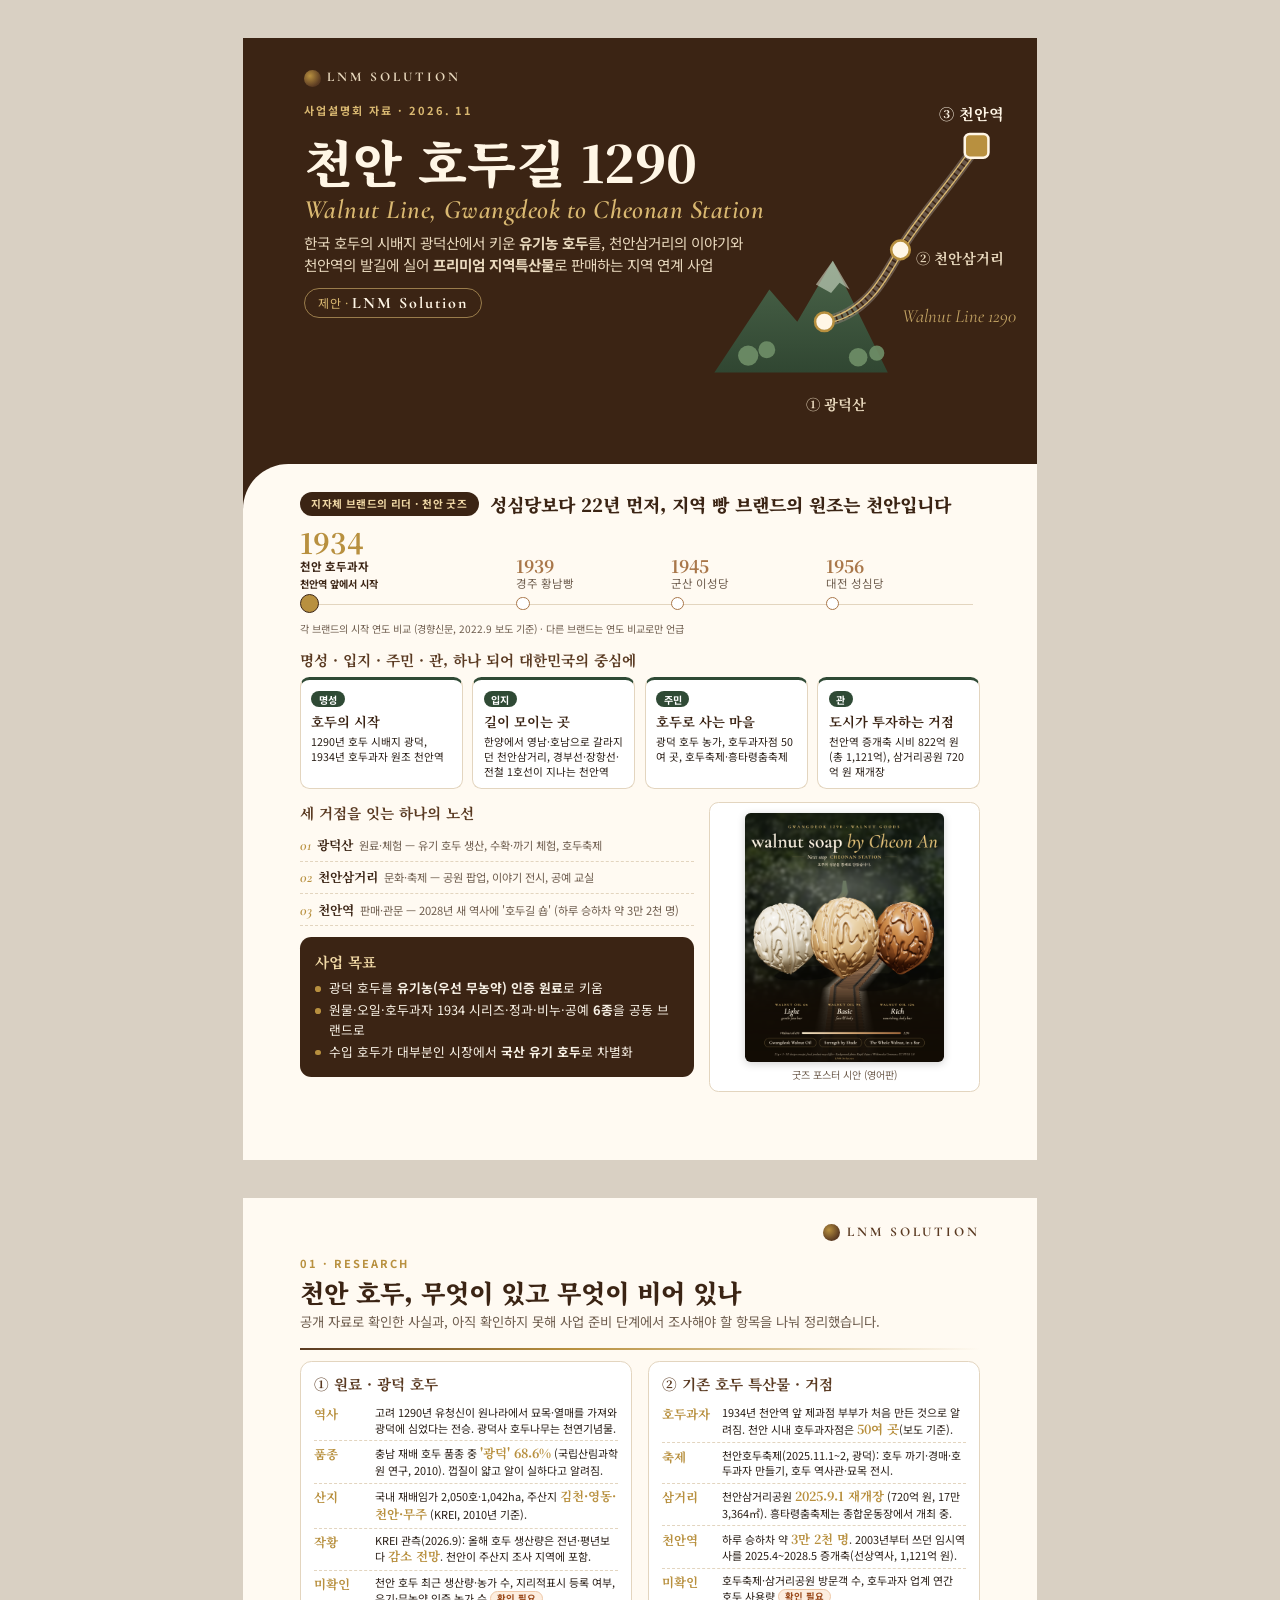
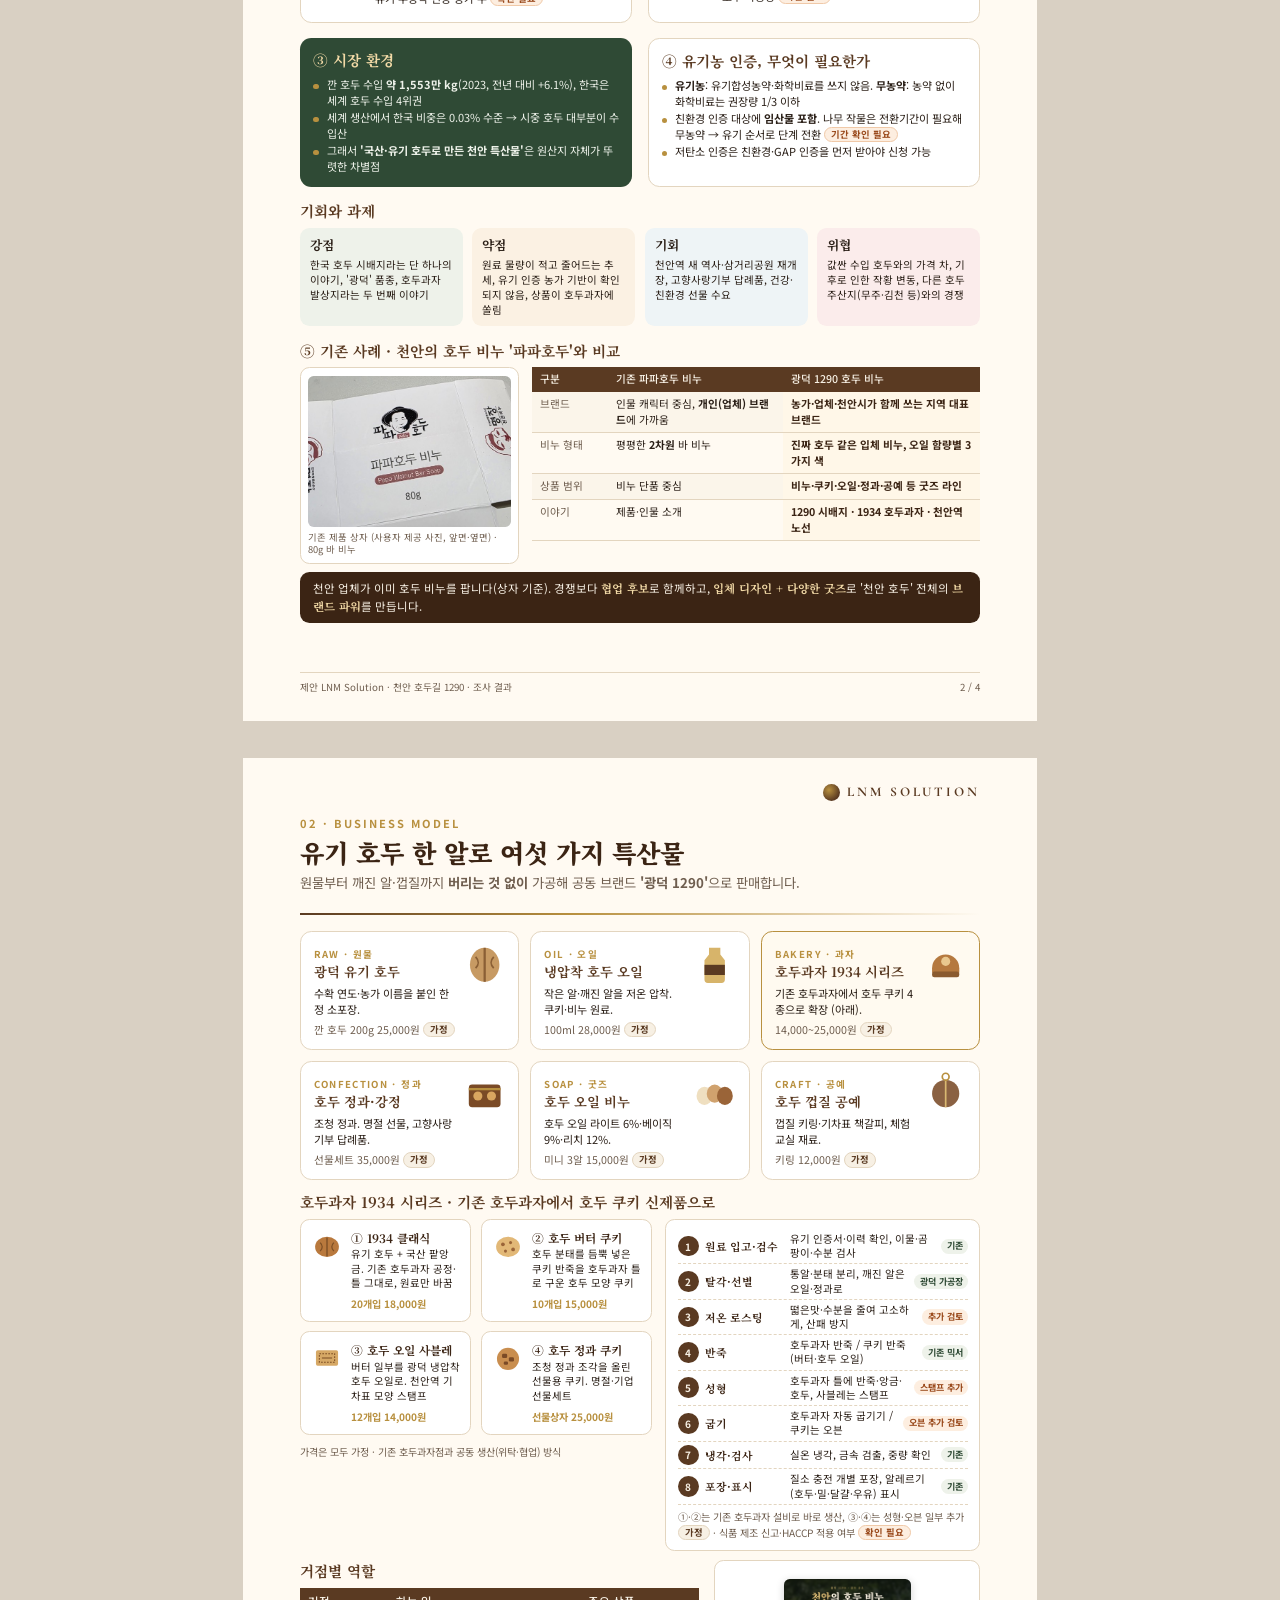
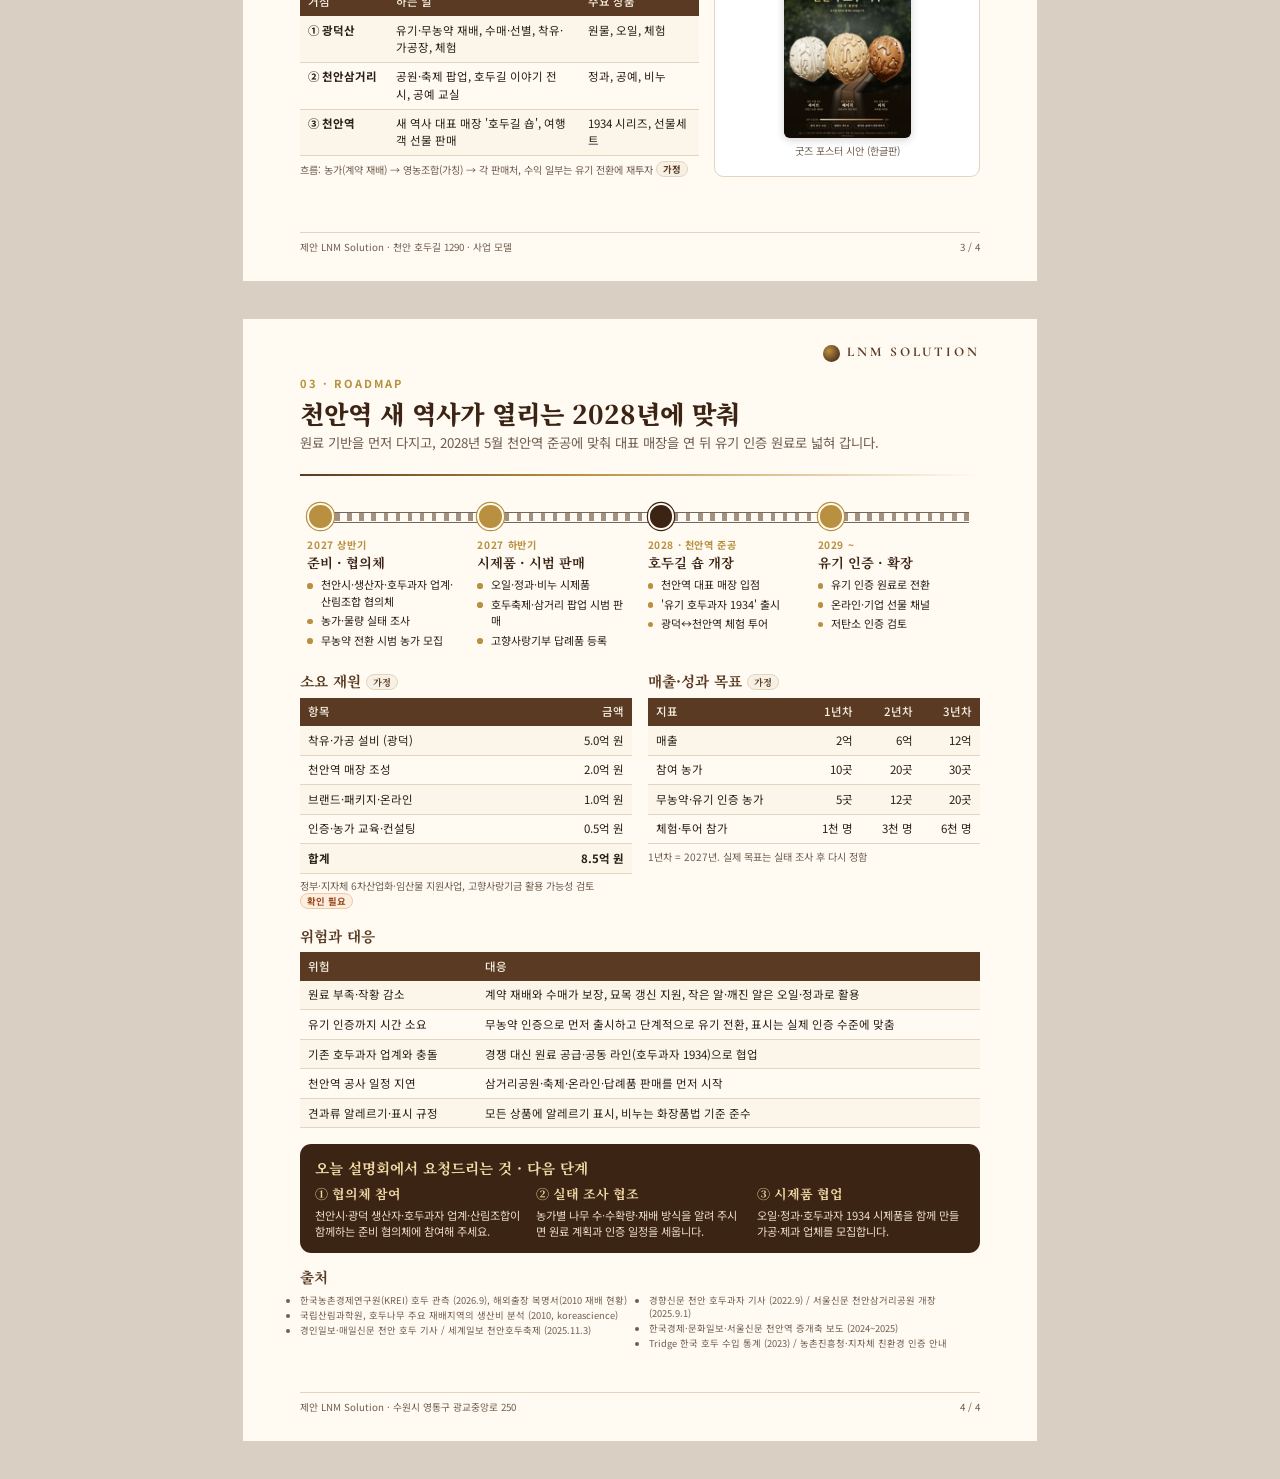
<file: walnut-soap/business-briefing.html>
<!doctype html>
<html lang="ko">
<head>
<meta charset="utf-8">
<meta name="viewport" content="width=device-width, initial-scale=1">
<title>천안 호두길 1290 사업설명회 · LNM Solution</title>
<link rel="preconnect" href="https://fonts.googleapis.com">
<link href="https://fonts.googleapis.com/css2?family=Noto+Serif+KR:wght@500;700;900&family=Noto+Sans+KR:wght@400;500;700&family=Cormorant+Garamond:ital,wght@0,600;1,600&display=swap" rel="stylesheet">
<style>
:root{
  --walnut:#5a3a22; --walnut-d:#3b2414; --shell:#a9774a; --cream:#f7f0e4; --paper:#fffaf2;
  --forest:#2f4a35; --sage:#8fa58a; --gold:#b8903f; --ink:#2a1f17; --muted:#6f5e4f; --line:#e3d5bf; --rail:#6d6862;
}
@page{size:A4;margin:0}
*{box-sizing:border-box;margin:0;padding:0}
html,body{background:#d9d0c3}
body{font-family:"Noto Sans KR","Malgun Gothic",sans-serif;color:var(--ink);font-size:9.6pt;line-height:1.5;-webkit-print-color-adjust:exact;print-color-adjust:exact}
.page{width:210mm;height:297mm;margin:10mm auto;background:var(--paper);position:relative;overflow:hidden;padding:15mm 15mm 16mm;display:flex;flex-direction:column}
@media print{html,body{background:none}.page{margin:0;page-break-after:always;break-after:page}.page:last-child{page-break-after:auto;break-after:auto}}
h1,h2,h3,.serif{font-family:"Noto Serif KR","Batang",serif}
.en{font-family:"Cormorant Garamond",serif}
.kicker{font-size:8.3pt;letter-spacing:.18em;color:var(--gold);font-weight:700}
h2{font-size:19pt;color:var(--walnut-d);line-height:1.25;margin:1.5mm 0 1mm;font-weight:900}
.lead{color:var(--muted);font-size:10pt;margin-bottom:3mm}
h3{font-size:11pt;color:var(--walnut);margin-bottom:1.5mm;font-weight:700}
.rule{height:2px;background:linear-gradient(90deg,var(--walnut),var(--gold) 40%,transparent);margin:2.5mm 0 4mm}
.foot{position:absolute;left:15mm;right:15mm;bottom:7mm;display:flex;justify-content:space-between;font-size:7.3pt;color:var(--muted);border-top:1px solid var(--line);padding-top:1.8mm}
.grid2{display:grid;grid-template-columns:1fr 1fr;gap:4mm}
.grid3{display:grid;grid-template-columns:repeat(3,1fr);gap:3.5mm}
.card{background:#fff;border:1px solid var(--line);border-radius:3mm;padding:3.5mm 4mm}
.card.dark{background:var(--walnut-d);color:var(--cream);border:none}
.card.forest{background:var(--forest);color:#eef2ea;border:none}
.card.dark h3,.card.forest h3{color:#f1d9a6}
ul.dot{list-style:none}
ul.dot li{padding-left:3.6mm;position:relative;margin-bottom:.8mm}
ul.dot li:before{content:"";position:absolute;left:0;top:.6em;width:1.5mm;height:1.5mm;border-radius:50%;background:var(--gold)}
table{width:100%;border-collapse:collapse;font-size:8.6pt}
th{background:var(--walnut);color:var(--cream);font-weight:500;text-align:left;padding:1.5mm 2.2mm}
td{padding:1.5mm 2.2mm;border-bottom:1px solid var(--line);vertical-align:top}
tr:nth-child(even) td{background:#fbf5ea}
td.r,th.r{text-align:right;white-space:nowrap}
.note{font-size:7.6pt;color:var(--muted)}
.chk{display:inline-block;font-size:7pt;padding:0 1.6mm;border-radius:8mm;background:#fdeee0;color:#9a4a1c;border:1px solid #f0c9a8;font-weight:700;vertical-align:1px}
.asm{display:inline-block;font-size:7pt;padding:0 1.6mm;border-radius:8mm;background:var(--cream);color:var(--walnut);border:1px solid var(--line);font-weight:700;vertical-align:1px}

/* 표지 */
.cover{padding:0;background:var(--walnut-d);color:var(--cream)}
.cover-top{padding:16mm 16mm 0;position:relative;z-index:2}
.cover .kicker{color:#d9b871}
.cover h1{font-size:38pt;line-height:1.08;font-weight:900;margin:4mm 0 2mm;color:#fff6e6}
.cover h1 .en{display:block;font-size:20pt;font-style:italic;font-weight:600;color:#d9b871;letter-spacing:.02em;margin-top:2mm}
.cover .sub{font-size:11pt;color:#e8d8bd;max-width:118mm}
.map{position:absolute;right:-2mm;top:8mm;width:94mm;z-index:1}
.cover-body{margin-top:auto;background:var(--paper);color:var(--ink);padding:7mm 15mm 18mm;position:relative;z-index:2;border-top-left-radius:12mm}
.stops{display:grid;grid-template-columns:repeat(3,1fr);gap:3.5mm;margin:2mm 0 4mm}
.stop{background:#fff;border:1px solid var(--line);border-radius:3mm;padding:3mm 3.5mm;border-top:3px solid var(--gold)}
.stop .no{font-family:"Cormorant Garamond",serif;font-style:italic;font-size:13pt;color:var(--gold);font-weight:600}
.stop b{display:block;font-family:"Noto Serif KR",serif;font-size:12.5pt;color:var(--walnut-d)}
.stop p{font-size:8.6pt;color:var(--muted);line-height:1.45}
.kpis{display:grid;grid-template-columns:repeat(4,1fr);gap:3mm;margin-bottom:4mm}
.kpis div{border-left:2px solid var(--gold);padding-left:2.6mm}
.kpis b{display:block;font-family:"Noto Serif KR",serif;font-size:15pt;color:var(--walnut);line-height:1.2}
.kpis span{font-size:8pt;color:var(--muted);line-height:1.4;display:block}

/* 조사 */
.fact{display:grid;grid-template-columns:20mm 1fr;gap:2.5mm;padding:1.6mm 0;border-bottom:1px dashed var(--line)}
.fact:last-child{border-bottom:none}
.fact b{font-family:"Noto Serif KR",serif;color:var(--gold);font-size:10.5pt}
.fact p{font-size:8.8pt}
.swot{display:grid;grid-template-columns:repeat(4,1fr);gap:2.5mm}
.swot div{border-radius:2.5mm;padding:2.2mm 2.6mm;font-size:7.9pt;line-height:1.42}
.cmp{display:grid;grid-template-columns:58mm 1fr;gap:3.5mm;align-items:stretch}
.cmp .ph{background:#fff;border:1px solid var(--line);border-radius:2.5mm;padding:2mm;display:flex;flex-direction:column}
.cmp .ph img{width:100%;height:40mm;object-fit:cover;border-radius:1.5mm;display:block}
.cmp .ph .note{margin-top:1mm;font-size:7pt;line-height:1.35}
.cmp table{font-size:8pt}
.cmp th,.cmp td{padding:1.1mm 2mm}
.cmp td:first-child{white-space:nowrap;color:var(--muted)}
.cmp td.us{color:var(--walnut-d);font-weight:700;background:#fff7e8}
.power{margin-top:2mm;background:var(--walnut-d);color:var(--cream);border-radius:2.5mm;padding:2.2mm 3.5mm;font-size:8.6pt}
.power b{color:#f1d9a6;font-family:"Noto Serif KR",serif}
.swot h4{font-family:"Noto Serif KR",serif;font-size:9.6pt;margin-bottom:1mm}
.s1{background:#eef2ea}.s2{background:#fbf1e3}.s3{background:#eef4f6}.s4{background:#fbeceb}

/* 상품 */
.prod{display:grid;grid-template-columns:repeat(3,1fr);gap:3mm}
.prod .card{padding:3mm 3.4mm}
.prod .ico{width:12mm;height:12mm;float:right;margin:-0.5mm -0.5mm 1mm 2mm}
.prod h3{font-size:10pt;margin-bottom:.8mm}
.prod .lb{font-size:7.2pt;letter-spacing:.14em;color:var(--gold);font-weight:700}
.prod p{font-size:8.3pt;color:var(--ink);line-height:1.45;clear:none}
.prod .pr{margin-top:1.2mm;font-size:8pt;color:var(--muted)}
.flow{display:flex;align-items:stretch;gap:0;margin-top:1mm}
.flow .n{flex:1;background:#fff;border:1px solid var(--line);border-radius:2.5mm;padding:2.4mm 2.6mm;font-size:8.2pt;line-height:1.4}
.flow .n b{display:block;font-family:"Noto Serif KR",serif;color:var(--walnut-d);font-size:9.4pt}
.flow .a{width:7mm;display:flex;align-items:center;justify-content:center;color:var(--gold);font-size:13pt;font-weight:700}

/* 로드맵 */
.road{display:grid;grid-template-columns:repeat(4,1fr);gap:0;position:relative;margin:1mm 0 1mm}
.road:before{content:"";position:absolute;left:3mm;right:3mm;top:4.6mm;height:2.4mm;background:repeating-linear-gradient(90deg,var(--walnut) 0 1.2mm,transparent 1.2mm 3.2mm);opacity:.55}
.road:after{content:"";position:absolute;left:3mm;right:3mm;top:4.6mm;height:2.4mm;border-top:1.2px solid var(--rail);border-bottom:1.2px solid var(--rail)}
.road div{padding:0 2mm;position:relative;z-index:1}
.road .dotp{display:block;width:7mm;height:7mm;border-radius:50%;background:var(--gold);border:2px solid var(--paper);box-shadow:0 0 0 1.2px var(--gold);margin:2.3mm 0 2mm 0}
.road .dotp.big{background:var(--walnut-d);box-shadow:0 0 0 1.2px var(--walnut-d)}
.road b{display:block;font-family:"Noto Serif KR",serif;font-size:10pt;color:var(--walnut-d)}
.road small{display:block;font-size:7.6pt;color:var(--gold);font-weight:700;letter-spacing:.06em}
.road ul{font-size:8.2pt;margin-top:1mm}
.gain{display:grid;grid-template-columns:repeat(4,1fr);gap:3mm}
.gain div{background:#fff;border:1px solid var(--line);border-left:3px solid var(--forest);border-radius:2.5mm;padding:2.6mm 3mm}
.gain b{display:block;font-family:"Noto Serif KR",serif;color:var(--forest);font-size:9.6pt;margin-bottom:.6mm}
.gain p{font-size:8.2pt;line-height:1.45}
.course{margin-top:3.5mm;background:var(--cream);border:1px dashed var(--shell);border-radius:2.5mm;padding:2.6mm 3.5mm;font-size:8.6pt;line-height:1.6}
.course .en{font-style:italic;font-weight:600;color:var(--gold);font-size:11pt;margin-right:2mm}
.course b{color:var(--walnut-d)}
.course i{font-style:normal;color:var(--gold);font-weight:700;margin:0 1mm}
.ask .grid3 b{display:block;font-family:"Noto Serif KR",serif;color:#f1d9a6;font-size:9.8pt;margin-bottom:.8mm}
.ask .grid3 p{font-size:8.4pt;color:#eadcc4;line-height:1.45}
.prod .card.hl{border:1.5px solid var(--gold);background:#fffaf0}
.series{display:grid;grid-template-columns:1.12fr 1fr;gap:3.5mm}
.skus{display:grid;grid-template-columns:1fr 1fr;gap:2.5mm;align-content:start}
.sku2{display:grid;grid-template-columns:9mm 1fr;gap:1.8mm;background:#fff;border:1px solid var(--line);border-radius:2.5mm;padding:2.3mm 2.5mm}
.sku2 svg{width:9mm;height:9mm}
.sku2 b{display:block;font-family:"Noto Serif KR",serif;font-size:8.8pt;white-space:nowrap;color:var(--walnut-d)}
.sku2 p{font-size:7.8pt;line-height:1.4;margin:.3mm 0 .6mm}
.sku2 span{font-size:7.6pt;color:var(--gold);font-weight:700}
.proc{background:#fff;border:1px solid var(--line);border-radius:2.5mm;padding:2.4mm 3mm}
.step{display:grid;grid-template-columns:5.5mm 21mm 1fr auto;gap:1.6mm;align-items:center;padding:.8mm 0;border-bottom:1px dashed var(--line);font-size:7.9pt}
.step i{font-style:normal;width:5.5mm;height:5.5mm;border-radius:50%;background:var(--walnut);color:var(--cream);display:flex;align-items:center;justify-content:center;font-size:7.5pt;font-weight:700}
.step b{font-family:"Noto Serif KR",serif;color:var(--walnut-d);font-size:8.2pt;white-space:nowrap}
.step p{line-height:1.35}
.step em{font-style:normal;font-size:6.8pt;padding:.2mm 1.4mm;border-radius:6mm;background:#eef2ea;color:var(--forest);font-weight:700;white-space:nowrap}
.step em.add{background:#fdeee0;color:#9a4a1c}
.proc .note{margin-top:1.4mm;line-height:1.45}
.posterbox{background:#fff;border:1px solid var(--line);border-radius:2.5mm;padding:2.5mm;display:flex;flex-direction:column;align-items:center;justify-content:center}
.posterbox img{height:42mm;width:auto;border-radius:1.5mm;display:block;box-shadow:0 2px 8px rgba(0,0,0,.18)}
.posterbox .note{margin-top:1.2mm}
.posterbox.cv img{height:66mm}
.brand{position:absolute;top:6.5mm;right:15mm;font-family:"Cormorant Garamond",serif;font-weight:700;font-size:10pt;letter-spacing:.22em;color:var(--walnut);display:flex;align-items:center;gap:1.8mm;z-index:3}
.brand:before{content:"";width:4.5mm;height:4.5mm;border-radius:50%;background:radial-gradient(circle at 35% 35%,var(--gold),var(--walnut) 70%)}
.cover .brand{color:#e8d8bd;left:16mm;right:auto;top:8mm}
.cover-top{padding-top:17mm}
.lnm-by{display:inline-block;margin-top:3mm;font-size:9pt;color:#d9b871;letter-spacing:.06em;border:1px solid rgba(217,184,113,.6);border-radius:8mm;padding:.6mm 3.5mm}
.lnm-by b{font-family:"Cormorant Garamond",serif;font-size:12pt;color:#fff6e6;letter-spacing:.12em}
.leader{display:flex;align-items:center;gap:3mm;margin-bottom:2.5mm}
.leader .badge{flex:none;background:var(--walnut-d);color:#f1d9a6;font-size:8pt;font-weight:700;padding:1mm 3mm;border-radius:8mm;letter-spacing:.04em}
.leader .big{font-size:13.5pt;color:var(--walnut-d);margin:0;font-weight:900}
.tl{display:grid;grid-template-columns:1.4fr 1fr 1fr 1fr;position:relative;align-items:end}
.tl:before{content:"";position:absolute;left:2mm;right:2mm;bottom:3.2mm;height:1.2px;background:var(--line)}
.tl div{position:relative;padding-bottom:6.5mm;font-size:8.6pt;color:var(--muted)}
.tl div:after{content:"";position:absolute;left:0;bottom:1.8mm;width:3mm;height:3mm;border-radius:50%;background:#fff;border:1.2px solid var(--shell)}
.tl b{display:block;font-family:"Noto Serif KR",serif;font-size:13pt;color:var(--shell);line-height:1.1}
.tl small{font-size:7.6pt}
.tl .on{color:var(--walnut-d);font-weight:700}
.tl .on b{font-size:21pt;color:var(--gold)}
.tl .on:after{width:4.5mm;height:4.5mm;bottom:1.1mm;background:var(--gold);border-color:var(--walnut-d)}
.pillars{display:grid;grid-template-columns:repeat(4,1fr);gap:2.5mm;margin-bottom:3.5mm}
.pillars div{background:#fff;border:1px solid var(--line);border-top:3px solid var(--forest);border-radius:2.5mm;padding:2.4mm 2.8mm}
.pillars em{font-style:normal;font-size:7.5pt;font-weight:700;color:#fff;background:var(--forest);border-radius:6mm;padding:.2mm 2mm}
.pillars b{display:block;font-family:"Noto Serif KR",serif;color:var(--walnut-d);font-size:10pt;margin:1mm 0 .5mm}
.pillars p{font-size:8pt;line-height:1.42;color:var(--ink)}
.goalrow{grid-template-columns:1.45fr 1fr;gap:4mm}
.stops2 div{font-size:8.4pt;padding:1.2mm 0;border-bottom:1px dashed var(--line);color:var(--muted)}
.stops2 b{font-family:"Noto Serif KR",serif;color:var(--walnut-d);font-size:9.6pt;margin-right:1mm}
.stops2 .no{font-family:"Cormorant Garamond",serif;font-style:italic;font-weight:600;color:var(--gold);font-size:11pt;margin-right:1.5mm}

.p2 .fact{grid-template-columns:14mm 1fr;gap:2mm;padding:1.1mm 0}
.p2 .fact b{font-size:9.4pt}
.p2 .fact p{font-size:8.2pt;line-height:1.42}
.p2 .card{padding:3mm 3.5mm}
.p2 ul.dot li{font-size:8.3pt;line-height:1.42;margin-bottom:.4mm}
.p2 .lead{margin-bottom:2mm}
.p2 .rule{margin:2mm 0 3mm}
.src{font-size:7pt;color:var(--muted);line-height:1.45;columns:2;column-gap:5mm}
.src li{margin-bottom:.4mm;break-inside:avoid}
</style>
</head>
<body>

<!-- ===================== 1. 사업 개요 ===================== -->
<section class="page cover">
  <div class="brand">LNM SOLUTION</div>
  <svg class="map" viewBox="0 0 420 420" aria-hidden="true">
    <defs>
      <linearGradient id="mt" x1="0" y1="0" x2="0" y2="1"><stop offset="0" stop-color="#4c6b4f"/><stop offset="1" stop-color="#2f4a35"/></linearGradient>
    </defs>
    <!-- 광덕산 -->
    <path d="M30 360 L95 262 L128 300 L170 228 L235 360 Z" fill="url(#mt)" opacity=".9"/>
    <path d="M150 256 L170 228 L190 262 L178 254 L168 266 Z" fill="#dfe9d6" opacity=".55"/>
    <g fill="#6f8f68" opacity=".9"><circle cx="70" cy="340" r="12"/><circle cx="92" cy="333" r="10"/><circle cx="200" cy="342" r="11"/><circle cx="222" cy="337" r="9"/></g>
    <!-- 기찻길 노선: 광덕산 → 천안삼거리 → 천안역 -->
    <path id="line" d="M160 300 C 210 290, 230 250, 250 215 S 300 150, 340 92" fill="none" stroke="#8a7f74" stroke-width="13" stroke-linecap="round" opacity=".55"/>
    <path d="M160 300 C 210 290, 230 250, 250 215 S 300 150, 340 92" fill="none" stroke="#3b2414" stroke-width="9" stroke-dasharray="2 5" stroke-linecap="butt"/>
    <path d="M160 300 C 210 290, 230 250, 250 215 S 300 150, 340 92" fill="none" stroke="#d9b871" stroke-width="1.6" transform="translate(-3,-2)"/>
    <path d="M160 300 C 210 290, 230 250, 250 215 S 300 150, 340 92" fill="none" stroke="#d9b871" stroke-width="1.6" transform="translate(3,2)"/>
    <!-- 거점 -->
    <g font-family="Noto Serif KR, serif" font-weight="700">
      <circle cx="160" cy="300" r="11" fill="#fff6e6" stroke="#b8903f" stroke-width="3"/>
      <text x="138" y="404" fill="#e8d8bd" font-size="17">① 광덕산</text>
      <circle cx="250" cy="215" r="11" fill="#fff6e6" stroke="#b8903f" stroke-width="3"/>
      <text x="268" y="232" fill="#e8d8bd" font-size="17">② 천안삼거리</text>
      <rect x="326" y="78" width="28" height="28" rx="6" fill="#b8903f" stroke="#fff6e6" stroke-width="3"/>
      <text x="296" y="62" fill="#fff6e6" font-size="18">③ 천안역</text>
    </g>
    <text x="252" y="300" fill="#d9b871" font-family="Cormorant Garamond, serif" font-style="italic" font-size="22" opacity=".85">Walnut Line 1290</text>
  </svg>
  <div class="cover-top">
    <div class="kicker">사업설명회 자료 · 2026. 11</div>
    <h1>천안 호두길 1290<span class="en">Walnut Line, Gwangdeok to Cheonan Station</span></h1>
    <p class="sub">한국 호두의 시배지 광덕산에서 키운 <b>유기농 호두</b>를, 천안삼거리의 이야기와 천안역의 발길에 실어 <b>프리미엄 지역특산물</b>로 판매하는 지역 연계 사업</p>
    <div class="lnm-by">제안 · <b>LNM Solution</b></div>
  </div>
  <div class="cover-body">
    <div class="leader">
      <span class="badge">지자체 브랜드의 리더 · 천안 굿즈</span>
      <h3 class="big">성심당보다 22년 먼저, 지역 빵 브랜드의 원조는 천안입니다</h3>
    </div>
    <div class="tl">
      <div class="on"><b>1934</b><span>천안 호두과자<br><small>천안역 앞에서 시작</small></span></div>
      <div><b>1939</b><span>경주 황남빵</span></div>
      <div><b>1945</b><span>군산 이성당</span></div>
      <div><b>1956</b><span>대전 성심당</span></div>
    </div>
    <p class="note" style="margin:1mm 0 3.5mm">각 브랜드의 시작 연도 비교 (경향신문, 2022.9 보도 기준) · 다른 브랜드는 연도 비교로만 언급</p>

    <h3>명성 · 입지 · 주민 · 관, 하나 되어 대한민국의 중심에</h3>
    <div class="pillars">
      <div><em>명성</em><b>호두의 시작</b><p>1290년 호두 시배지 광덕, 1934년 호두과자 원조 천안역</p></div>
      <div><em>입지</em><b>길이 모이는 곳</b><p>한양에서 영남·호남으로 갈라지던 천안삼거리, 경부선·장항선·전철 1호선이 지나는 천안역</p></div>
      <div><em>주민</em><b>호두로 사는 마을</b><p>광덕 호두 농가, 호두과자점 50여 곳, 호두축제·흥타령춤축제</p></div>
      <div><em>관</em><b>도시가 투자하는 거점</b><p>천안역 증개축 시비 822억 원(총 1,121억), 삼거리공원 720억 원 재개장</p></div>
    </div>

    <div class="grid2 goalrow">
      <div>
        <h3>세 거점을 잇는 하나의 노선</h3>
        <div class="stops2">
          <div><span class="no">01</span><b>광덕산</b> 원료·체험 — 유기 호두 생산, 수확·까기 체험, 호두축제</div>
          <div><span class="no">02</span><b>천안삼거리</b> 문화·축제 — 공원 팝업, 이야기 전시, 공예 교실</div>
          <div><span class="no">03</span><b>천안역</b> 판매·관문 — 2028년 새 역사에 '호두길 숍' (하루 승하차 약 3만 2천 명)</div>
        </div>
        <div class="card dark" style="margin-top:3mm">
          <h3>사업 목표</h3>
          <ul class="dot">
            <li>광덕 호두를 <b>유기농(우선 무농약) 인증 원료</b>로 키움</li>
            <li>원물·오일·호두과자 1934 시리즈·정과·비누·공예 <b>6종</b>을 공동 브랜드로</li>
            <li>수입 호두가 대부분인 시장에서 <b>국산 유기 호두</b>로 차별화</li>
          </ul>
        </div>
      </div>
      <div class="posterbox cv">
        <img src="walnut-3d-cheonan-en.png" alt="walnut soap by Cheon An 포스터 영어판">
        <p class="note">굿즈 포스터 시안 (영어판)</p>
      </div>
    </div>
  </div>
  <div class="foot" style="color:#8a7863;border-color:#e3d5bf"><span>제안 LNM Solution · 천안 호두길 1290 · 사업설명회</span><span>1 / 4</span></div>
</section>

<!-- ===================== 2. 조사 결과 ===================== -->
<section class="page p2">
  <div class="brand">LNM SOLUTION</div>
  <div class="kicker">01 · RESEARCH</div>
  <h2>천안 호두, 무엇이 있고 무엇이 비어 있나</h2>
  <p class="lead">공개 자료로 확인한 사실과, 아직 확인하지 못해 사업 준비 단계에서 조사해야 할 항목을 나눠 정리했습니다.</p>
  <div class="rule"></div>

  <div class="grid2">
    <div class="card">
      <h3>① 원료 · 광덕 호두</h3>
      <div class="fact"><b>역사</b><p>고려 1290년 유청신이 원나라에서 묘목·열매를 가져와 광덕에 심었다는 전승. 광덕사 호두나무는 천연기념물.</p></div>
      <div class="fact"><b>품종</b><p>충남 재배 호두 품종 중 <b>'광덕' 68.6%</b> (국립산림과학원 연구, 2010). 껍질이 얇고 알이 실하다고 알려짐.</p></div>
      <div class="fact"><b>산지</b><p>국내 재배임가 2,050호·1,042ha, 주산지 <b>김천·영동·천안·무주</b> (KREI, 2010년 기준).</p></div>
      <div class="fact"><b>작황</b><p>KREI 관측(2026.9): 올해 호두 생산량은 전년·평년보다 <b>감소 전망</b>. 천안이 주산지 조사 지역에 포함.</p></div>
      <div class="fact"><b>미확인</b><p>천안 호두 최근 생산량·농가 수, 지리적표시 등록 여부, 유기·무농약 인증 농가 수 <span class="chk">확인 필요</span></p></div>
    </div>
    <div class="card">
      <h3>② 기존 호두 특산물 · 거점</h3>
      <div class="fact"><b>호두과자</b><p>1934년 천안역 앞 제과점 부부가 처음 만든 것으로 알려짐. 천안 시내 호두과자점은 <b>50여 곳</b>(보도 기준).</p></div>
      <div class="fact"><b>축제</b><p>천안호두축제(2025.11.1~2, 광덕): 호두 까기·경매·호두과자 만들기, 호두 역사관·묘목 전시.</p></div>
      <div class="fact"><b>삼거리</b><p>천안삼거리공원 <b>2025.9.1 재개장</b> (720억 원, 17만 3,364㎡). 흥타령춤축제는 종합운동장에서 개최 중.</p></div>
      <div class="fact"><b>천안역</b><p>하루 승하차 약 <b>3만 2천 명</b>. 2003년부터 쓰던 임시역사를 2025.4~2028.5 증개축(선상역사, 1,121억 원).</p></div>
      <div class="fact"><b>미확인</b><p>호두축제·삼거리공원 방문객 수, 호두과자 업계 연간 호두 사용량 <span class="chk">확인 필요</span></p></div>
    </div>
  </div>

  <div class="grid2" style="margin-top:4mm">
    <div class="card forest">
      <h3>③ 시장 환경</h3>
      <ul class="dot">
        <li>깐 호두 수입 <b>약 1,553만 kg</b>(2023, 전년 대비 +6.1%), 한국은 세계 호두 수입 4위권</li>
        <li>세계 생산에서 한국 비중은 0.03% 수준 → 시중 호두 대부분이 수입산</li>
        <li>그래서 <b>'국산·유기 호두로 만든 천안 특산물'</b>은 원산지 자체가 뚜렷한 차별점</li>
      </ul>
    </div>
    <div class="card">
      <h3>④ 유기농 인증, 무엇이 필요한가</h3>
      <ul class="dot">
        <li><b>유기농</b>: 유기합성농약·화학비료를 쓰지 않음. <b>무농약</b>: 농약 없이 화학비료는 권장량 1/3 이하</li>
        <li>친환경 인증 대상에 <b>임산물 포함</b>. 나무 작물은 전환기간이 필요해 무농약 → 유기 순서로 단계 전환 <span class="chk">기간 확인 필요</span></li>
        <li>저탄소 인증은 친환경·GAP 인증을 먼저 받아야 신청 가능</li>
      </ul>
    </div>
  </div>

  <h3 style="margin-top:3.5mm">기회와 과제</h3>
  <div class="swot">
    <div class="s1"><h4>강점</h4>한국 호두 시배지라는 단 하나의 이야기, '광덕' 품종, 호두과자 발상지라는 두 번째 이야기</div>
    <div class="s2"><h4>약점</h4>원료 물량이 적고 줄어드는 추세, 유기 인증 농가 기반이 확인되지 않음, 상품이 호두과자에 쏠림</div>
    <div class="s3"><h4>기회</h4>천안역 새 역사·삼거리공원 재개장, 고향사랑기부 답례품, 건강·친환경 선물 수요</div>
    <div class="s4"><h4>위협</h4>값싼 수입 호두와의 가격 차, 기후로 인한 작황 변동, 다른 호두 주산지(무주·김천 등)와의 경쟁</div>
  </div>

  <h3 style="margin-top:3.5mm">⑤ 기존 사례 · 천안의 호두 비누 '파파호두'와 비교</h3>
  <div class="cmp">
    <div class="ph">
      <img src="photos/papa-walnut-box.jpg" alt="파파호두 비누 상자 앞면">
      <p class="note">기존 제품 상자 (사용자 제공 사진, 앞면·옆면) · 80g 바 비누</p>
    </div>
    <div>
      <table>
        <tr><th style="width:17%">구분</th><th>기존 파파호두 비누</th><th style="width:44%">광덕 1290 호두 비누</th></tr>
        <tr><td>브랜드</td><td>인물 캐릭터 중심, <b>개인(업체) 브랜드</b>에 가까움</td><td class="us">농가·업체·천안시가 함께 쓰는 <b>지역 대표 브랜드</b></td></tr>
        <tr><td>비누 형태</td><td>평평한 <b>2차원</b> 바 비누</td><td class="us">진짜 호두 같은 <b>입체</b> 비누, 오일 함량별 3가지 색</td></tr>
        <tr><td>상품 범위</td><td>비누 단품 중심</td><td class="us">비누·쿠키·오일·정과·공예 등 <b>굿즈 라인</b></td></tr>
        <tr><td>이야기</td><td>제품·인물 소개</td><td class="us">1290 시배지 · 1934 호두과자 · 천안역 노선</td></tr>
      </table>
    </div>
  </div>
  <div class="power">천안 업체가 이미 호두 비누를 팝니다(상자 기준). 경쟁보다 <b>협업 후보</b>로 함께하고, <b>입체 디자인 + 다양한 굿즈</b>로 '천안 호두' 전체의 <b>브랜드 파워</b>를 만듭니다.</div>
  <div class="foot"><span>제안 LNM Solution · 천안 호두길 1290 · 조사 결과</span><span>2 / 4</span></div>
</section>

<!-- ===================== 3. 사업 모델 ===================== -->
<section class="page">
  <div class="brand">LNM SOLUTION</div>
  <div class="kicker">02 · BUSINESS MODEL</div>
  <h2>유기 호두 한 알로 여섯 가지 특산물</h2>
  <p class="lead">원물부터 깨진 알·껍질까지 <b>버리는 것 없이</b> 가공해 공동 브랜드 <b>'광덕 1290'</b>으로 판매합니다.</p>
  <div class="rule"></div>

  <div class="prod">
    <div class="card"><svg class="ico" viewBox="0 0 40 40"><ellipse cx="20" cy="21" rx="13" ry="15" fill="#c79a63"/><path d="M20 6v30" stroke="#8a5f35" stroke-width="2"/><path d="M12 14c3 3 3 7 0 10M28 14c-3 3-3 7 0 10" stroke="#8a5f35" stroke-width="1.6" fill="none"/></svg>
      <span class="lb">RAW · 원물</span><h3>광덕 유기 호두</h3><p>수확 연도·농가 이름을 붙인 한정 소포장.</p><p class="pr">깐 호두 200g 25,000원 <span class="asm">가정</span></p></div>
    <div class="card"><svg class="ico" viewBox="0 0 40 40"><path d="M15 6h10v6l4 5v17a3 3 0 0 1-3 3H14a3 3 0 0 1-3-3V17l4-5z" fill="#d7b46a"/><rect x="11" y="21" width="18" height="9" fill="#5a3a22"/></svg>
      <span class="lb">OIL · 오일</span><h3>냉압착 호두 오일</h3><p>작은 알·깨진 알을 저온 압착. 쿠키·비누 원료.</p><p class="pr">100ml 28,000원 <span class="asm">가정</span></p></div>
    <div class="card hl"><svg class="ico" viewBox="0 0 40 40"><path d="M8 24a12 12 0 0 1 24 0v4H8z" fill="#b5793f"/><circle cx="20" cy="18" r="4" fill="#e9c88f"/><rect x="8" y="27" width="24" height="5" rx="2" fill="#8a5a2f"/></svg>
      <span class="lb">BAKERY · 과자</span><h3>호두과자 1934 시리즈</h3><p>기존 호두과자에서 호두 쿠키 4종으로 확장 (아래).</p><p class="pr">14,000~25,000원 <span class="asm">가정</span></p></div>
    <div class="card"><svg class="ico" viewBox="0 0 40 40"><rect x="6" y="12" width="28" height="20" rx="3" fill="#7a4a26"/><circle cx="14" cy="22" r="4" fill="#d9a660"/><circle cx="26" cy="22" r="4" fill="#d9a660"/><rect x="6" y="15" width="28" height="2" fill="#b8903f"/></svg>
      <span class="lb">CONFECTION · 정과</span><h3>호두 정과·강정</h3><p>조청 정과. 명절 선물, 고향사랑기부 답례품.</p><p class="pr">선물세트 35,000원 <span class="asm">가정</span></p></div>
    <div class="card"><svg class="ico" viewBox="0 0 40 40"><ellipse cx="11" cy="22" rx="7" ry="8" fill="#efdfc0"/><ellipse cx="20" cy="20" rx="7" ry="8" fill="#d0a26e"/><ellipse cx="29" cy="22" rx="7" ry="8" fill="#9a6438"/></svg>
      <span class="lb">SOAP · 굿즈</span><h3>호두 오일 비누</h3><p>호두 오일 라이트 6%·베이직 9%·리치 12%.</p><p class="pr">미니 3알 15,000원 <span class="asm">가정</span></p></div>
    <div class="card"><svg class="ico" viewBox="0 0 40 40"><path d="M20 8c8 0 12 6 12 12s-5 12-12 12S8 26 8 20s4-12 12-12z" fill="#8a6142"/><path d="M20 8v24" stroke="#d9b871" stroke-width="1.5"/><circle cx="20" cy="5" r="3" fill="none" stroke="#b8903f" stroke-width="1.5"/></svg>
      <span class="lb">CRAFT · 공예</span><h3>호두 껍질 공예</h3><p>껍질 키링·기차표 책갈피, 체험 교실 재료.</p><p class="pr">키링 12,000원 <span class="asm">가정</span></p></div>
  </div>

  <h3 style="margin-top:3mm">호두과자 1934 시리즈 · 기존 호두과자에서 호두 쿠키 신제품으로</h3>
  <div class="series">
    <div class="skus">
      <div class="sku2"><svg viewBox="0 0 40 40"><ellipse cx="20" cy="21" rx="14" ry="12" fill="#b9793d"/><path d="M20 10v22M12 16c3 3 3 7 0 10M28 16c-3 3-3 7 0 10" stroke="#7d4f25" stroke-width="1.6" fill="none"/></svg>
        <div><b>① 1934 클래식</b><p>유기 호두 + 국산 팥앙금. 기존 호두과자 공정·틀 그대로, 원료만 바꿈</p><span>20개입 18,000원</span></div></div>
      <div class="sku2"><svg viewBox="0 0 40 40"><ellipse cx="20" cy="21" rx="14" ry="12" fill="#e2b877"/><g fill="#9a6438"><circle cx="14" cy="18" r="2.2"/><circle cx="23" cy="16" r="1.8"/><circle cx="26" cy="24" r="2.2"/><circle cx="17" cy="26" r="1.8"/></g></svg>
        <div><b>② 호두 버터 쿠키</b><p>호두 분태를 듬뿍 넣은 쿠키 반죽을 호두과자 틀로 구운 호두 모양 쿠키</p><span>10개입 15,000원</span></div></div>
      <div class="sku2"><svg viewBox="0 0 40 40"><rect x="7" y="11" width="26" height="18" rx="2" fill="#d6a865"/><rect x="11" y="15" width="18" height="10" fill="none" stroke="#7d4f25" stroke-width="1.2" stroke-dasharray="2 1.5"/><path d="M14 20h12" stroke="#7d4f25" stroke-width="1.2"/></svg>
        <div><b>③ 호두 오일 사블레</b><p>버터 일부를 광덕 냉압착 호두 오일로. 천안역 기차표 모양 스탬프</p><span>12개입 14,000원</span></div></div>
      <div class="sku2"><svg viewBox="0 0 40 40"><circle cx="20" cy="21" r="13" fill="#c98e4f"/><g fill="#7a4a26"><rect x="13" y="15" width="6" height="5" rx="1.5"/><rect x="21" y="19" width="6" height="5" rx="1.5"/><rect x="15" y="24" width="5" height="4" rx="1.5"/></g></svg>
        <div><b>④ 호두 정과 쿠키</b><p>조청 정과 조각을 올린 선물용 쿠키. 명절·기업 선물세트</p><span>선물상자 25,000원</span></div></div>
      <p class="note" style="grid-column:1/-1">가격은 모두 가정 · 기존 호두과자점과 공동 생산(위탁·협업) 방식</p>
    </div>
    <div class="proc">
      <div class="step"><i>1</i><b>원료 입고·검수</b><p>유기 인증서·이력 확인, 이물·곰팡이·수분 검사</p><em>기존</em></div>
      <div class="step"><i>2</i><b>탈각·선별</b><p>통알·분태 분리, 깨진 알은 오일·정과로</p><em>광덕 가공장</em></div>
      <div class="step"><i>3</i><b>저온 로스팅</b><p>떫은맛·수분을 줄여 고소하게, 산패 방지</p><em class="add">추가 검토</em></div>
      <div class="step"><i>4</i><b>반죽</b><p>호두과자 반죽 / 쿠키 반죽(버터·호두 오일)</p><em>기존 믹서</em></div>
      <div class="step"><i>5</i><b>성형</b><p>호두과자 틀에 반죽·앙금·호두, 사블레는 스탬프</p><em class="add">스탬프 추가</em></div>
      <div class="step"><i>6</i><b>굽기</b><p>호두과자 자동 굽기기 / 쿠키는 오븐</p><em class="add">오븐 추가 검토</em></div>
      <div class="step"><i>7</i><b>냉각·검사</b><p>실온 냉각, 금속 검출, 중량 확인</p><em>기존</em></div>
      <div class="step"><i>8</i><b>포장·표시</b><p>질소 충전 개별 포장, 알레르기(호두·밀·달걀·우유) 표시</p><em>기존</em></div>
      <p class="note">①·②는 기존 호두과자 설비로 바로 생산, ③·④는 성형·오븐 일부 추가 <span class="asm">가정</span> · 식품 제조 신고·HACCP 적용 여부 <span class="chk">확인 필요</span></p>
    </div>
  </div>

  <div class="grid2" style="margin-top:2.5mm;grid-template-columns:1.5fr 1fr">
    <div>
      <h3>거점별 역할</h3>
      <table>
        <tr><th style="width:22%">거점</th><th>하는 일</th><th style="width:30%">주요 상품</th></tr>
        <tr><td><b>① 광덕산</b></td><td>유기·무농약 재배, 수매·선별, 착유·가공장, 체험</td><td>원물, 오일, 체험</td></tr>
        <tr><td><b>② 천안삼거리</b></td><td>공원·축제 팝업, 호두길 이야기 전시, 공예 교실</td><td>정과, 공예, 비누</td></tr>
        <tr><td><b>③ 천안역</b></td><td>새 역사 대표 매장 '호두길 숍', 여행객 선물 판매</td><td>1934 시리즈, 선물세트</td></tr>
      </table>
      <p class="note" style="margin-top:1.2mm">흐름: 농가(계약 재배) → 영농조합(가칭) → 각 판매처, 수익 일부는 유기 전환에 재투자 <span class="asm">가정</span></p>
    </div>
    <div class="posterbox">
      <img src="walnut-3d-cheonan-ko.png" alt="천안의 호두 비누 포스터 한글판">
      <p class="note">굿즈 포스터 시안 (한글판)</p>
    </div>
  </div>
  <div class="foot"><span>제안 LNM Solution · 천안 호두길 1290 · 사업 모델</span><span>3 / 4</span></div>
</section>

<!-- ===================== 4. 실행 계획 ===================== -->
<section class="page">
  <div class="brand">LNM SOLUTION</div>
  <div class="kicker">03 · ROADMAP</div>
  <h2>천안역 새 역사가 열리는 2028년에 맞춰</h2>
  <p class="lead">원료 기반을 먼저 다지고, 2028년 5월 천안역 준공에 맞춰 대표 매장을 연 뒤 유기 인증 원료로 넓혀 갑니다.</p>
  <div class="rule"></div>

  <div class="road">
    <div><span class="dotp"></span><small>2027 상반기</small><b>준비 · 협의체</b><ul class="dot"><li>천안시·생산자·호두과자 업계·산림조합 협의체</li><li>농가·물량 실태 조사</li><li>무농약 전환 시범 농가 모집</li></ul></div>
    <div><span class="dotp"></span><small>2027 하반기</small><b>시제품 · 시범 판매</b><ul class="dot"><li>오일·정과·비누 시제품</li><li>호두축제·삼거리 팝업 시범 판매</li><li>고향사랑기부 답례품 등록</li></ul></div>
    <div><span class="dotp big"></span><small>2028 · 천안역 준공</small><b>호두길 숍 개장</b><ul class="dot"><li>천안역 대표 매장 입점</li><li>'유기 호두과자 1934' 출시</li><li>광덕↔천안역 체험 투어</li></ul></div>
    <div><span class="dotp"></span><small>2029 ~</small><b>유기 인증 · 확장</b><ul class="dot"><li>유기 인증 원료로 전환</li><li>온라인·기업 선물 채널</li><li>저탄소 인증 검토</li></ul></div>
  </div>

  <div class="grid2" style="margin-top:4mm">
    <div>
      <h3>소요 재원 <span class="asm">가정</span></h3>
      <table>
        <tr><th>항목</th><th class="r">금액</th></tr>
        <tr><td>착유·가공 설비 (광덕)</td><td class="r">5.0억 원</td></tr>
        <tr><td>천안역 매장 조성</td><td class="r">2.0억 원</td></tr>
        <tr><td>브랜드·패키지·온라인</td><td class="r">1.0억 원</td></tr>
        <tr><td>인증·농가 교육·컨설팅</td><td class="r">0.5억 원</td></tr>
        <tr><td><b>합계</b></td><td class="r"><b>8.5억 원</b></td></tr>
      </table>
      <p class="note" style="margin-top:1.2mm">정부·지자체 6차산업화·임산물 지원사업, 고향사랑기금 활용 가능성 검토 <span class="chk">확인 필요</span></p>
    </div>
    <div>
      <h3>매출·성과 목표 <span class="asm">가정</span></h3>
      <table>
        <tr><th>지표</th><th class="r">1년차</th><th class="r">2년차</th><th class="r">3년차</th></tr>
        <tr><td>매출</td><td class="r">2억</td><td class="r">6억</td><td class="r">12억</td></tr>
        <tr><td>참여 농가</td><td class="r">10곳</td><td class="r">20곳</td><td class="r">30곳</td></tr>
        <tr><td>무농약·유기 인증 농가</td><td class="r">5곳</td><td class="r">12곳</td><td class="r">20곳</td></tr>
        <tr><td>체험·투어 참가</td><td class="r">1천 명</td><td class="r">3천 명</td><td class="r">6천 명</td></tr>
      </table>
      <p class="note" style="margin-top:1.2mm">1년차 = 2027년. 실제 목표는 실태 조사 후 다시 정함</p>
    </div>
  </div>

  <h3 style="margin-top:4mm">위험과 대응</h3>
  <table>
    <tr><th style="width:26%">위험</th><th>대응</th></tr>
    <tr><td>원료 부족·작황 감소</td><td>계약 재배와 수매가 보장, 묘목 갱신 지원, 작은 알·깨진 알은 오일·정과로 활용</td></tr>
    <tr><td>유기 인증까지 시간 소요</td><td>무농약 인증으로 먼저 출시하고 단계적으로 유기 전환, 표시는 실제 인증 수준에 맞춤</td></tr>
    <tr><td>기존 호두과자 업계와 충돌</td><td>경쟁 대신 원료 공급·공동 라인(호두과자 1934)으로 협업</td></tr>
    <tr><td>천안역 공사 일정 지연</td><td>삼거리공원·축제·온라인·답례품 판매를 먼저 시작</td></tr>
    <tr><td>견과류 알레르기·표시 규정</td><td>모든 상품에 알레르기 표시, 비누는 화장품법 기준 준수</td></tr>
  </table>

  <div class="card dark ask" style="margin-top:4mm">
    <h3>오늘 설명회에서 요청드리는 것 · 다음 단계</h3>
    <div class="grid3">
      <div><b>① 협의체 참여</b><p>천안시·광덕 생산자·호두과자 업계·산림조합이 함께하는 준비 협의체에 참여해 주세요.</p></div>
      <div><b>② 실태 조사 협조</b><p>농가별 나무 수·수확량·재배 방식을 알려 주시면 원료 계획과 인증 일정을 세웁니다.</p></div>
      <div><b>③ 시제품 협업</b><p>오일·정과·호두과자 1934 시제품을 함께 만들 가공·제과 업체를 모집합니다.</p></div>
    </div>
  </div>

  <h3 style="margin-top:3.5mm">출처</h3>
  <ul class="src">
    <li>한국농촌경제연구원(KREI) 호두 관측 (2026.9), 해외출장 복명서(2010 재배 현황)</li>
    <li>국립산림과학원, 호두나무 주요 재배지역의 생산비 분석 (2010, koreascience)</li>
    <li>경인일보·매일신문 천안 호두 기사 / 세계일보 천안호두축제 (2025.11.3)</li>
    <li>경향신문 천안 호두과자 기사 (2022.9) / 서울신문 천안삼거리공원 개장 (2025.9.1)</li>
    <li>한국경제·문화일보·서울신문 천안역 증개축 보도 (2024~2025)</li>
    <li>Tridge 한국 호두 수입 통계 (2023) / 농촌진흥청·지자체 친환경 인증 안내</li>
  </ul>
  <div class="foot"><span>제안 LNM Solution · 수원시 영통구 광교중앙로 250</span><span>4 / 4</span></div>
</section>

</body>
</html>
</file>
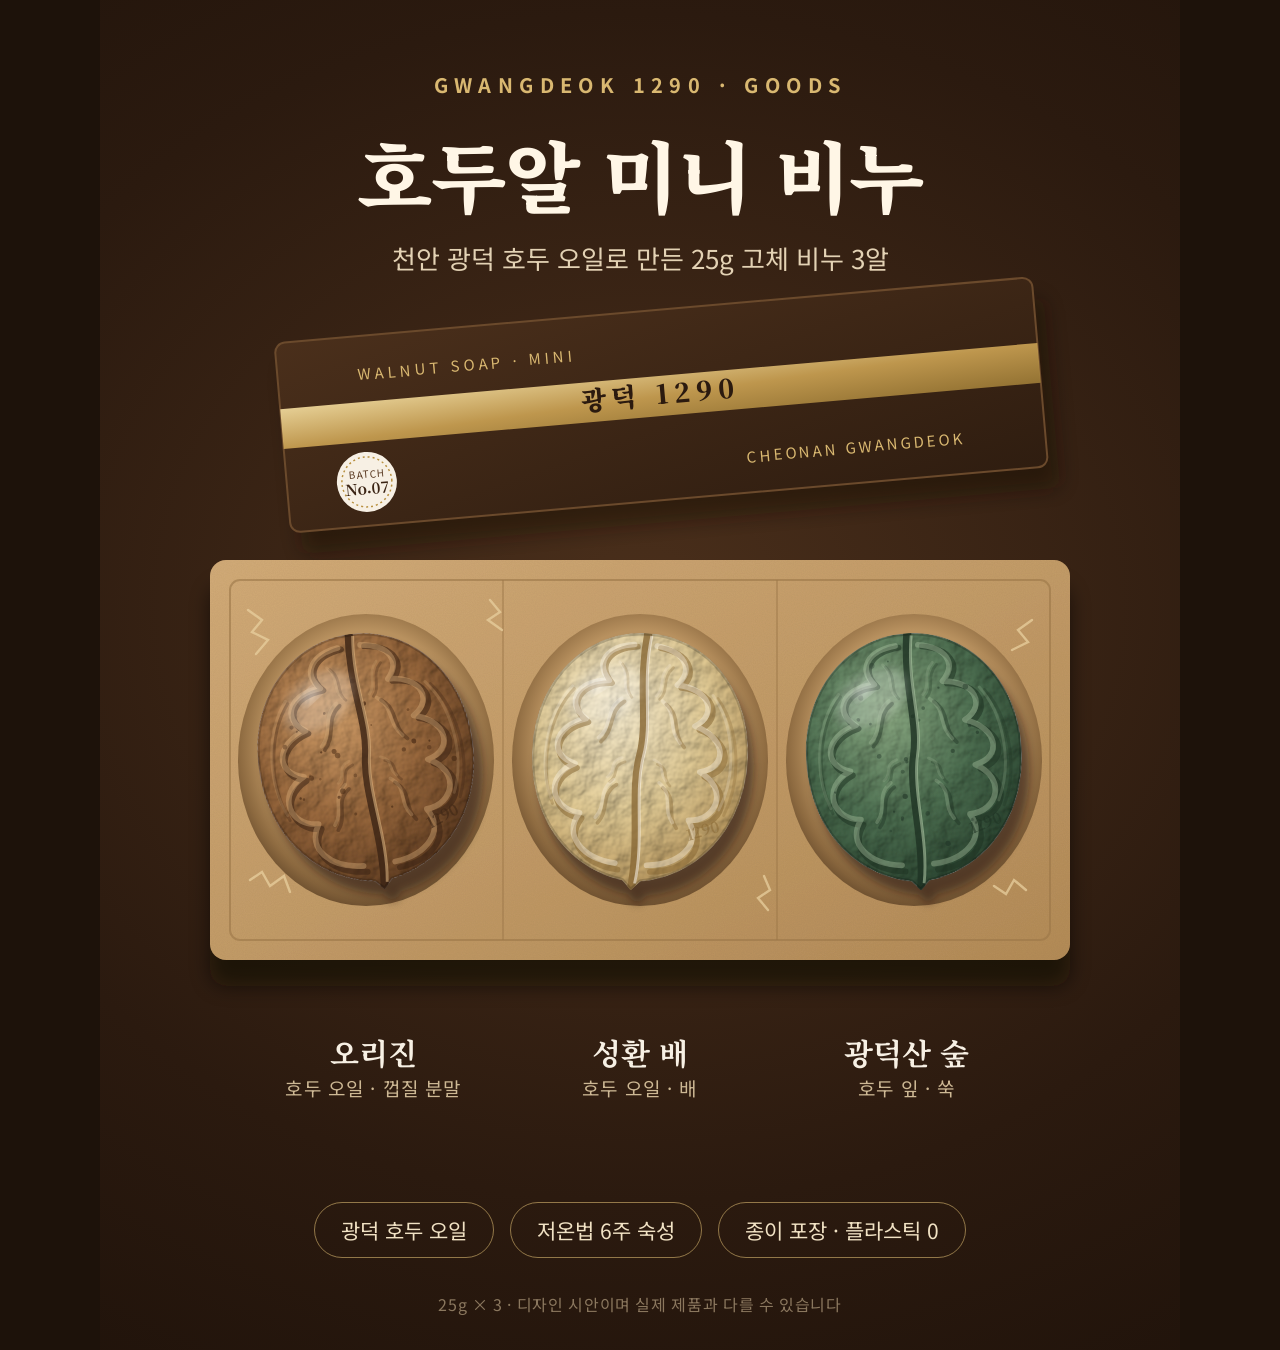
<file: walnut-soap/mini-soap.html>
<!doctype html>
<html lang="ko">
<head>
<meta charset="utf-8">
<meta name="viewport" content="width=device-width, initial-scale=1">
<title>호두알 미니 비누 시안</title>
<link rel="preconnect" href="https://fonts.googleapis.com">
<link href="https://fonts.googleapis.com/css2?family=Noto+Serif+KR:wght@500;700;900&family=Noto+Sans+KR:wght@400;500;700&display=swap" rel="stylesheet">
<style>
:root{--cream:#f7f0e4;--gold:#d9b871;--walnut-d:#2b1a0f}
*{margin:0;padding:0;box-sizing:border-box}
html,body{background:#1d120a}
body{display:flex;justify-content:center;font-family:"Noto Sans KR","Malgun Gothic",sans-serif}
.canvas{width:1080px;height:1350px;position:relative;overflow:hidden;
  background:radial-gradient(120% 80% at 50% 45%,#4a2f1b 0%,#2b1a0f 55%,#1a0f08 100%)}
.head{position:absolute;top:70px;left:0;right:0;text-align:center;color:var(--cream)}
.kicker{font-size:20px;letter-spacing:.32em;color:var(--gold);font-weight:700}
h1{font-family:"Noto Serif KR",serif;font-weight:900;font-size:78px;margin:18px 0 10px;color:#fff6e6;letter-spacing:-.01em}
.sub{font-size:26px;color:#e3d2b4}
svg.scene{position:absolute;left:0;top:0;width:1080px;height:1350px}
.names{position:absolute;top:1030px;left:140px;right:140px;display:grid;grid-template-columns:repeat(3,1fr);text-align:center;color:var(--cream)}
.names b{display:block;font-family:"Noto Serif KR",serif;font-size:30px;font-weight:700}
.names span{font-size:19px;color:#cdb894;letter-spacing:.06em}
.chips{position:absolute;bottom:92px;left:0;right:0;display:flex;justify-content:center;gap:16px}
.chips span{border:1.5px solid rgba(217,184,113,.6);color:#f1e2c4;padding:12px 26px;border-radius:40px;font-size:21px}
.foot{position:absolute;bottom:34px;left:0;right:0;text-align:center;font-size:16px;color:rgba(205,184,148,.6);letter-spacing:.04em}
</style>
</head>
<body>
<div class="canvas">
  <div class="head">
    <div class="kicker">GWANGDEOK 1290 · GOODS</div>
    <h1>호두알 미니 비누</h1>
    <p class="sub">천안 광덕 호두 오일로 만든 25g 고체 비누 3알</p>
  </div>

  <svg class="scene" viewBox="0 0 1080 1350" xmlns="http://www.w3.org/2000/svg">
    <defs>
      <!-- 표면 주름 질감 -->
      <filter id="tex" x="-10%" y="-10%" width="120%" height="120%">
        <feTurbulence type="fractalNoise" baseFrequency="0.045" numOctaves="4" seed="7" result="n"/>
        <feDiffuseLighting in="n" surfaceScale="3.2" lighting-color="#ffffff" result="l">
          <feDistantLight azimuth="225" elevation="52"/>
        </feDiffuseLighting>
        <feComposite in="l" in2="SourceAlpha" operator="in" result="lc"/>
        <feBlend in="SourceGraphic" in2="lc" mode="multiply"/>
      </filter>
      <filter id="soft"><feGaussianBlur stdDeviation="10"/></filter>
      <filter id="soft4"><feGaussianBlur stdDeviation="4"/></filter>
      <filter id="paper" x="0" y="0" width="100%" height="100%">
        <feTurbulence type="fractalNoise" baseFrequency="0.9" numOctaves="2" seed="3" result="p"/>
        <feColorMatrix in="p" type="matrix" values="0 0 0 0 0  0 0 0 0 0  0 0 0 0 0  0 0 0 .09 0" result="pa"/>
        <feComposite in="pa" in2="SourceGraphic" operator="in" result="pc"/>
        <feMerge><feMergeNode in="SourceGraphic"/><feMergeNode in="pc"/></feMerge>
      </filter>

      <!-- 호두 주름 (좌측, 우측은 대칭 사용) -->
      <g id="wrHalf" fill="none" stroke="currentColor" stroke-linecap="round" stroke-linejoin="round">
        <path stroke-width="5" d="M-10,-96 C-34,-93 -44,-78 -30,-63 C-58,-62 -68,-40 -48,-28 C-76,-20 -80,6 -55,12 C-82,25 -73,54 -48,55 C-62,76 -42,95 -14,97"/>
        <path stroke-width="3.2" opacity=".75" d="M-18,-48 C-32,-38 -24,-24 -36,-12"/>
        <path stroke-width="3.2" opacity=".75" d="M-20,24 C-34,34 -24,46 -34,58"/>
        <path stroke-width="2.6" opacity=".55" d="M-62,-56 C-82,-32 -88,12 -74,44"/>
        <path stroke-width="2.4" opacity=".5" d="M-22,-80 C-12,-70 -20,-60 -12,-52"/>
        <path stroke-width="2.4" opacity=".5" d="M-14,4 C-26,8 -18,16 -26,22"/>
      </g>
      <g id="wrinkles">
        <use href="#wrHalf"/>
        <use href="#wrHalf" transform="scale(-1,1)"/>
      </g>
      <clipPath id="nutClip"><path id="nutShape" d="M0,-106 C52,-106 92,-62 93,-4 C94,56 58,100 8,108 L0,116 L-8,108 C-58,100 -94,56 -93,-4 C-92,-62 -52,-106 0,-106Z"/></clipPath>

      <radialGradient id="gOrigin" cx="38%" cy="30%" r="75%"><stop offset="0" stop-color="#d4a06a"/><stop offset=".55" stop-color="#9c6a3e"/><stop offset="1" stop-color="#5e3b20"/></radialGradient>
      <radialGradient id="gPear" cx="38%" cy="30%" r="75%"><stop offset="0" stop-color="#fbf0d2"/><stop offset=".55" stop-color="#e6cf98"/><stop offset="1" stop-color="#b8955a"/></radialGradient>
      <radialGradient id="gForest" cx="38%" cy="30%" r="75%"><stop offset="0" stop-color="#8fae86"/><stop offset=".55" stop-color="#4f7253"/><stop offset="1" stop-color="#2a4430"/></radialGradient>
      <radialGradient id="well" cx="50%" cy="45%" r="55%"><stop offset=".72" stop-color="#b8915f"/><stop offset=".9" stop-color="#8d6a40"/><stop offset="1" stop-color="#6f5130"/></radialGradient>
      <linearGradient id="kraft" x1="0" y1="0" x2="1" y2="1"><stop offset="0" stop-color="#d2ab78"/><stop offset="1" stop-color="#b48c58"/></linearGradient>
      <linearGradient id="lid" x1="0" y1="0" x2="1" y2="1"><stop offset="0" stop-color="#4a2f1b"/><stop offset="1" stop-color="#2f1d10"/></linearGradient>
      <linearGradient id="goldG" x1="0" y1="0" x2="1" y2="1"><stop offset="0" stop-color="#f3dc9e"/><stop offset=".5" stop-color="#c9a052"/><stop offset="1" stop-color="#9c7a36"/></linearGradient>
    </defs>

    <!-- 뚜껑 (뒤쪽, 살짝 기울임) -->
    <g transform="translate(560 390) rotate(-5)">
      <rect x="-380" y="-80" width="760" height="190" rx="10" fill="#120a05" opacity=".45" filter="url(#soft)" transform="translate(10 22)"/>
      <rect x="-380" y="-80" width="760" height="190" rx="10" fill="url(#lid)"/>
      <rect x="-380" y="-80" width="760" height="190" rx="10" fill="none" stroke="#6b4a2c" stroke-width="2"/>
      <rect x="-380" y="-14" width="760" height="40" fill="url(#goldG)" opacity=".92"/>
      <text x="0" y="14" text-anchor="middle" font-family="Noto Serif KR, serif" font-weight="900" font-size="26" fill="#2b1a0f" letter-spacing="6">광덕 1290</text>
      <text x="-300" y="-36" font-family="Noto Sans KR, sans-serif" font-size="15" fill="#d9b871" letter-spacing="4">WALNUT SOAP · MINI</text>
      <text x="300" y="80" text-anchor="end" font-family="Noto Sans KR, sans-serif" font-size="15" fill="#d9b871" letter-spacing="3">CHEONAN GWANGDEOK</text>
      <!-- 배치 스티커 -->
      <g transform="translate(-300 66)">
        <circle r="30" fill="#f7f0e4"/><circle r="25" fill="none" stroke="#b8903f" stroke-width="1.5" stroke-dasharray="2 3"/>
        <text y="-4" text-anchor="middle" font-size="10" fill="#5a3a22" font-family="Noto Sans KR, sans-serif" letter-spacing="1">BATCH</text>
        <text y="12" text-anchor="middle" font-size="15" fill="#3b2414" font-weight="700" font-family="Noto Serif KR, serif">No.07</text>
      </g>
    </g>

    <!-- 트레이 -->
    <g transform="translate(540 760)">
      <rect x="-430" y="-200" width="860" height="400" rx="16" fill="#0d0703" opacity=".55" filter="url(#soft)" transform="translate(0 26)"/>
      <rect x="-430" y="-200" width="860" height="400" rx="16" fill="url(#kraft)" filter="url(#paper)"/>
      <rect x="-410" y="-180" width="820" height="360" rx="10" fill="none" stroke="#9c7748" stroke-width="2" opacity=".6"/>
      <!-- 칸막이 -->
      <path d="M-137,-180 V180 M137,-180 V180" stroke="#9c7748" stroke-width="2" opacity=".45"/>
      <!-- 우묵한 자리 -->
      <g id="wells">
        <ellipse cx="-274" cy="0" rx="128" ry="146" fill="url(#well)"/>
        <ellipse cx="0" cy="0" rx="128" ry="146" fill="url(#well)"/>
        <ellipse cx="274" cy="0" rx="128" ry="146" fill="url(#well)"/>
      </g>
      <!-- 종이 완충재 (크링클) -->
      <g stroke="#e8cf9e" stroke-width="2.4" fill="none" opacity=".75" stroke-linecap="round">
        <path d="M-392,-150 l14,10 -10,12 16,8 -12,14"/><path d="M-390,120 l12,-8 8,14 14,-10 6,16"/>
        <path d="M-150,-160 l10,12 -12,8 14,10"/><path d="M128,150 l-10,-12 12,-8 -6,-14"/>
        <path d="M392,-140 l-14,10 10,12 -16,8"/><path d="M386,130 l-12,-10 -8,14 -12,-8"/>
      </g>
      <g id="soaps"></g>
    </g>
  </svg>

  <div class="names">
    <div><b>오리진</b><span>호두 오일 · 껍질 분말</span></div>
    <div><b>성환 배</b><span>호두 오일 · 배</span></div>
    <div><b>광덕산 숲</b><span>호두 잎 · 쑥</span></div>
  </div>

  <div class="chips">
    <span>광덕 호두 오일</span><span>저온법 6주 숙성</span><span>종이 포장 · 플라스틱 0</span>
  </div>
  <div class="foot">25g × 3 · 디자인 시안이며 실제 제품과 다를 수 있습니다</div>
</div>

<script>
const NS = "http://www.w3.org/2000/svg";
const soaps = [
  {x:-274, rot:-8,  grad:"gOrigin", wr:"#3b2414", seamHi:"#e7bd88", flecks:"#4a2c16"},
  {x:0,    rot:4,   grad:"gPear",   wr:"#8a6a36", seamHi:"#fffaf0", flecks:null},
  {x:274,  rot:-3,  grad:"gForest", wr:"#1f3324", seamHi:"#b9d1ae", flecks:"#24392a"}
];
// 결정적 난수 (매번 같은 점무늬)
let s = 42; const rnd = () => (s = (s * 16807) % 2147483647) / 2147483647;
const g = document.getElementById("soaps");
let html = "";
for (const o of soaps) {
  let fl = "";
  if (o.flecks) {
    for (let i = 0; i < 26; i++) {
      const a = rnd() * Math.PI * 2, r = Math.sqrt(rnd()) * 80;
      fl += `<circle cx="${(Math.cos(a)*r*.95).toFixed(1)}" cy="${(Math.sin(a)*r*1.1).toFixed(1)}" r="${(0.8+rnd()*1.6).toFixed(1)}" fill="${o.flecks}" opacity="${(.35+rnd()*.4).toFixed(2)}"/>`;
    }
  }
  html += `
  <g transform="translate(${o.x} -4) rotate(${o.rot}) scale(1.16)">
    <use href="#nutShape" fill="#1a0f08" opacity=".55" filter="url(#soft4)" transform="translate(6 12)"/>
    <g clip-path="url(#nutClip)">
      <use href="#nutShape" fill="url(#${o.grad})" filter="url(#tex)"/>
      <use href="#wrinkles" style="color:${o.wr}" opacity=".55" transform="translate(1.5 2)"/>
      <use href="#wrinkles" style="color:${o.seamHi}" opacity=".35" transform="translate(-1.5 -1.5) scale(.98)"/>
      ${fl}
      <path d="M0,-108 C-6,-62 6,-30 0,0 C-6,32 6,72 0,116" stroke="${o.wr}" stroke-width="7" fill="none" opacity=".8" stroke-linecap="round"/>
      <path d="M3,-104 C-3,-62 9,-30 3,0 C-3,32 9,72 3,110" stroke="${o.seamHi}" stroke-width="2.5" fill="none" opacity=".55"/>
      <ellipse cx="-34" cy="-52" rx="34" ry="22" fill="#fff" opacity=".22" filter="url(#soft4)" transform="rotate(-30 -34 -52)"/>
      <ellipse cx="-40" cy="-58" rx="10" ry="5" fill="#fff" opacity=".45" filter="url(#soft4)" transform="rotate(-35 -40 -58)"/>
      <use href="#nutShape" fill="none" stroke="#000" stroke-opacity=".18" stroke-width="4"/>
    </g>
    <!-- 각인 -->
    <text x="46" y="70" font-family="Noto Serif KR, serif" font-size="13" font-weight="700" fill="${o.wr}" opacity=".55" transform="rotate(-20 46 70)">1290</text>
  </g>`;
}
g.innerHTML = html;
</script>
</body>
</html>
</file>
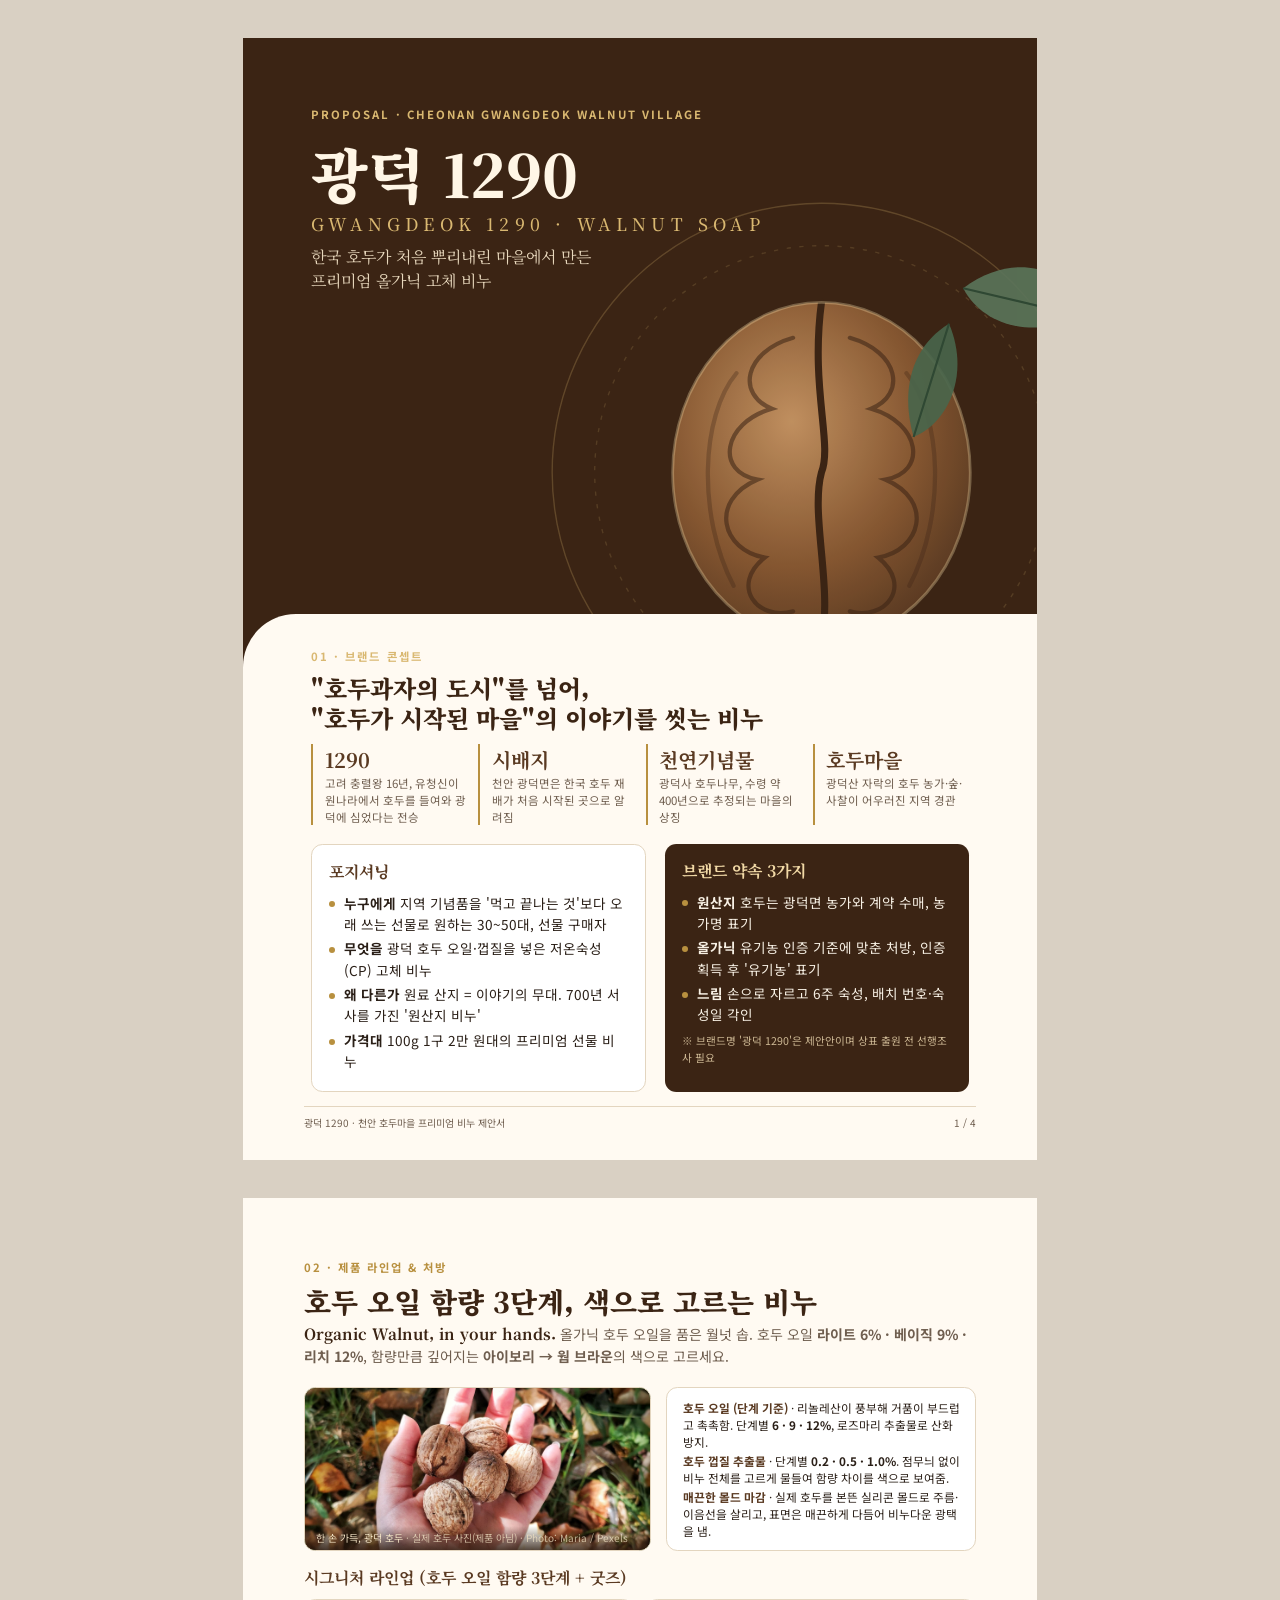
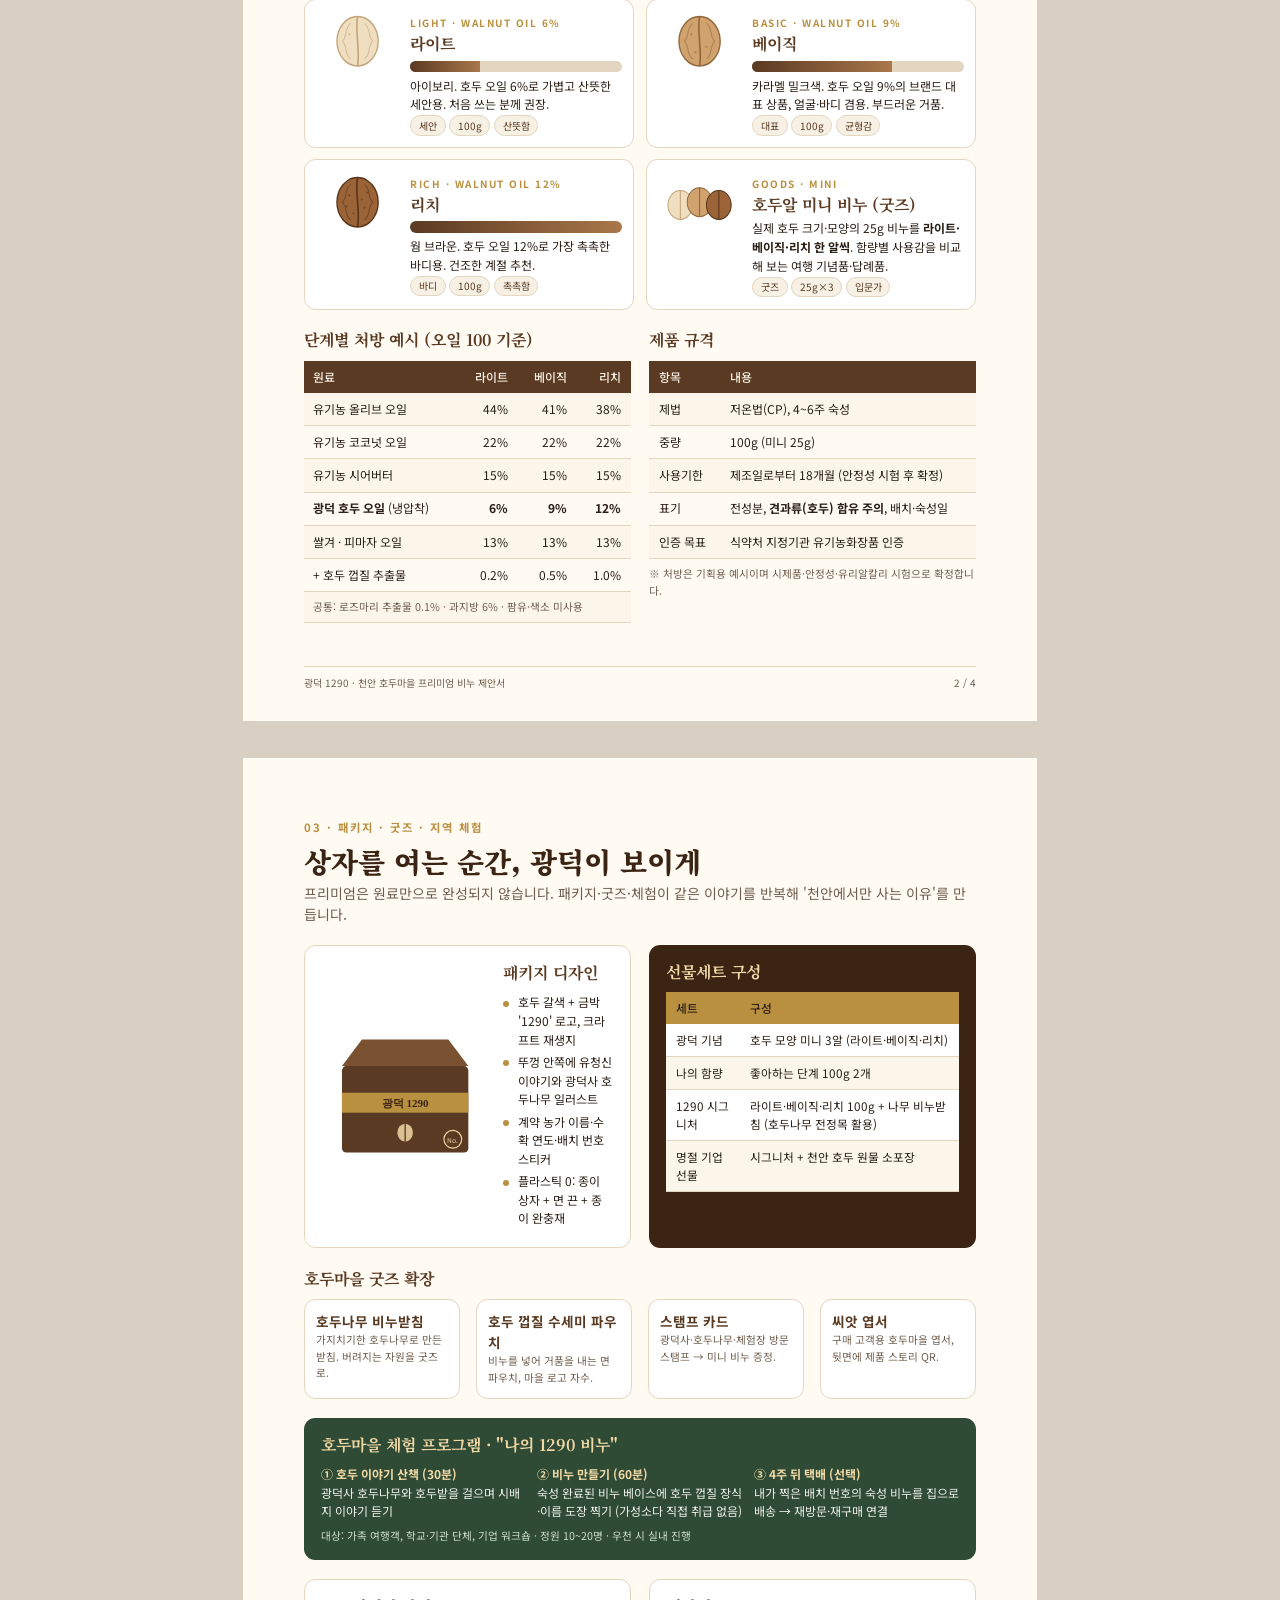
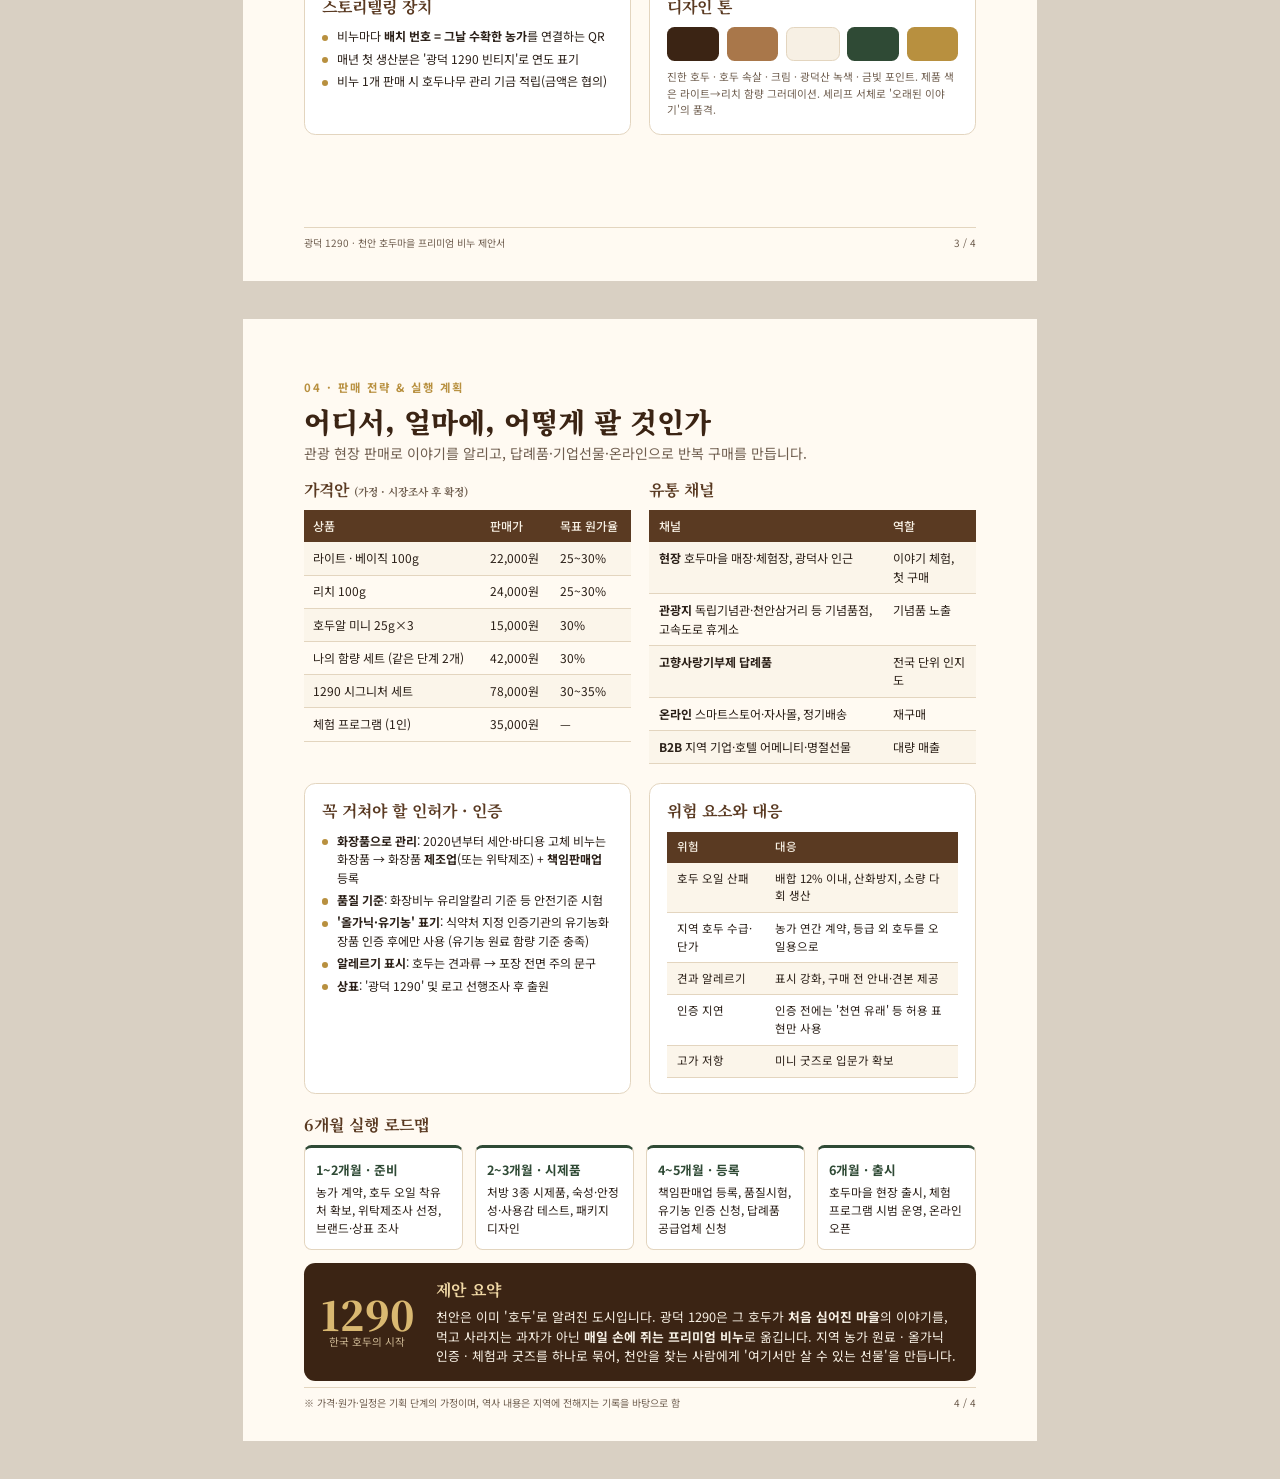
<file: walnut-soap/proposal.html>
<!doctype html>
<html lang="ko">
<head>
<meta charset="utf-8">
<meta name="viewport" content="width=device-width, initial-scale=1">
<title>광덕 1290 비누 제안서</title>
<link rel="preconnect" href="https://fonts.googleapis.com">
<link href="https://fonts.googleapis.com/css2?family=Noto+Serif+KR:wght@500;700;900&family=Noto+Sans+KR:wght@400;500;700&display=swap" rel="stylesheet">
<style>
:root{
  --walnut:#5a3a22; --walnut-d:#3b2414; --shell:#a9774a; --cream:#f7f0e4; --paper:#fffaf2;
  --forest:#2f4a35; --sage:#8fa58a; --gold:#b8903f; --ink:#2a1f17; --muted:#6f5e4f; --line:#e3d5bf;
}
@page{size:A4;margin:0}
*{box-sizing:border-box;margin:0;padding:0}
html,body{background:#d9d0c3}
body{font-family:"Noto Sans KR","Malgun Gothic",sans-serif;color:var(--ink);font-size:10.2pt;line-height:1.55;-webkit-print-color-adjust:exact;print-color-adjust:exact}
.page{width:210mm;height:297mm;margin:10mm auto;background:var(--paper);position:relative;overflow:hidden;padding:16mm 16mm 14mm;display:flex;flex-direction:column}
@media print{html,body{background:none}.page{margin:0;page-break-after:always;break-after:page}.page:last-child{page-break-after:auto;break-after:auto}}
h1,h2,h3,.serif{font-family:"Noto Serif KR","Batang",serif}
.kicker{font-size:8.5pt;letter-spacing:.18em;color:var(--gold);font-weight:700;text-transform:uppercase}
h2{font-size:21pt;color:var(--walnut-d);line-height:1.25;margin:2mm 0 1mm;font-weight:900}
.lead{color:var(--muted);font-size:10.5pt;margin-bottom:5mm}
h3{font-size:12pt;color:var(--walnut);margin-bottom:2mm;font-weight:700}
.rule{height:2px;background:linear-gradient(90deg,var(--walnut),var(--gold) 40%,transparent);margin:3mm 0 5mm}
.foot{position:absolute;left:16mm;right:16mm;bottom:8mm;display:flex;justify-content:space-between;font-size:7.5pt;color:var(--muted);border-top:1px solid var(--line);padding-top:2mm}
.grid2{display:grid;grid-template-columns:1fr 1fr;gap:5mm}
.grid3{display:grid;grid-template-columns:repeat(3,1fr);gap:4mm}
.card{background:#fff;border:1px solid var(--line);border-radius:3mm;padding:4mm 4.5mm}
.card.dark{background:var(--walnut-d);color:var(--cream);border:none}
.card.forest{background:var(--forest);color:#eef2ea;border:none}
.card.dark h3,.card.forest h3{color:#f1d9a6}
ul.dot{list-style:none}
ul.dot li{padding-left:4mm;position:relative;margin-bottom:1mm}
ul.dot li:before{content:"";position:absolute;left:0;top:.62em;width:1.6mm;height:1.6mm;border-radius:50%;background:var(--gold)}
table{width:100%;border-collapse:collapse;font-size:9pt}
th{background:var(--walnut);color:var(--cream);font-weight:500;text-align:left;padding:1.8mm 2.5mm}
td{padding:1.8mm 2.5mm;border-bottom:1px solid var(--line);vertical-align:top}
tr:nth-child(even) td{background:#fbf5ea}
.tag{display:inline-block;font-size:7.5pt;padding:.4mm 2mm;border-radius:10mm;background:var(--cream);color:var(--walnut);border:1px solid var(--line);margin-right:1mm}
.note{font-size:8pt;color:var(--muted)}
.num{font-family:"Noto Serif KR",serif;font-weight:900;color:var(--gold)}

/* cover */
.cover{padding:0;background:var(--walnut-d);color:var(--cream)}
.cover-top{padding:18mm 18mm 0;position:relative;z-index:2}
.cover .kicker{color:#d9b871}
.cover h1{font-size:44pt;line-height:1.05;font-weight:900;margin:5mm 0 3mm;color:#fff6e6}
.cover h1 small{display:block;font-size:13pt;font-weight:500;letter-spacing:.3em;color:#d9b871;margin-top:3mm}
.cover .sub{font-size:12pt;color:#e8d8bd;max-width:120mm}
.cover-art{position:absolute;right:-18mm;top:40mm;width:150mm;opacity:.95}
.cover-body{margin-top:auto;background:var(--paper);color:var(--ink);padding:9mm 18mm 18mm;position:relative;z-index:2;border-top-left-radius:14mm}
.story{display:grid;grid-template-columns:repeat(4,1fr);gap:3mm;margin:3mm 0 5mm}
.story div{border-left:2px solid var(--gold);padding-left:3mm}
.story b{display:block;font-family:"Noto Serif KR",serif;font-size:15pt;color:var(--walnut)}
.story span{font-size:8.6pt;color:var(--muted);line-height:1.45;display:block}
.pos{display:grid;grid-template-columns:1.1fr 1fr;gap:5mm}

/* product */
.sku{display:grid;grid-template-columns:22mm 1fr;gap:3mm;align-items:start;background:#fff;border:1px solid var(--line);border-radius:3mm;padding:3mm}
.sku svg{width:22mm;height:16mm}
.sku h3{margin-bottom:.5mm}
.sku .en{font-size:7.5pt;letter-spacing:.15em;color:var(--gold);font-weight:700}
.sku p{font-size:9pt}
.bar{height:3mm;border-radius:2mm;background:var(--line);overflow:hidden;margin-top:1mm}
.bar i{display:block;height:100%;background:linear-gradient(90deg,var(--walnut),var(--shell))}
.formula td:not(:first-child),.formula th:not(:first-child){text-align:right;white-space:nowrap}

/* timeline */
.road{display:grid;grid-template-columns:repeat(4,1fr);gap:3mm}
.page:last-child .lead{margin-bottom:3.5mm}
.road div{background:#fff;border:1px solid var(--line);border-top:3px solid var(--forest);border-radius:2mm;padding:3mm;font-size:8.8pt}
.road b{display:block;color:var(--forest);font-size:9.5pt;margin-bottom:1mm}
</style>
</head>
<body>

<!-- ============ PAGE 1 : CONCEPT ============ -->
<section class="page cover">
  <svg class="cover-art" viewBox="0 0 400 400" aria-hidden="true">
    <defs>
      <radialGradient id="g1" cx="40%" cy="35%" r="70%"><stop offset="0" stop-color="#c79563"/><stop offset=".6" stop-color="#8a5a33"/><stop offset="1" stop-color="#5a3a22"/></radialGradient>
    </defs>
    <circle cx="200" cy="200" r="190" fill="none" stroke="#d9b871" stroke-opacity=".25" stroke-width="1"/>
    <circle cx="200" cy="200" r="160" fill="none" stroke="#d9b871" stroke-opacity=".18" stroke-width="1" stroke-dasharray="3 6"/>
    <!-- walnut -->
    <g transform="translate(200 200)">
      <ellipse rx="105" ry="120" fill="url(#g1)"/>
      <path d="M0-120 C-8-60 8-20 0 0 C-8 30 8 80 0 120" stroke="#3b2414" stroke-width="5" fill="none" stroke-linecap="round"/>
      <g stroke="#3b2414" stroke-opacity=".55" stroke-width="3" fill="none" stroke-linecap="round">
        <path d="M-20-95 C-55-85 -60-55 -35-45 C-70-35 -75 0 -45 5 C-80 20 -70 55 -40 60 C-65 80 -45 105 -20 98"/>
        <path d="M20-95 C55-85 60-55 35-45 C70-35 75 0 45 5 C80 20 70 55 40 60 C65 80 45 105 20 98"/>
        <path d="M-60-70 C-85-40 -88 30 -62 80" stroke-opacity=".3"/>
        <path d="M60-70 C85-40 88 30 62 80" stroke-opacity=".3"/>
      </g>
      <ellipse rx="105" ry="120" fill="none" stroke="#f1d9a6" stroke-opacity=".35" stroke-width="2"/>
    </g>
    <!-- leaves -->
    <g fill="#5d7a5f" opacity=".9">
      <path d="M300 70 C340 40 380 60 385 90 C350 105 315 98 300 70Z"/>
      <path d="M290 95 C305 130 290 165 265 175 C255 140 265 110 290 95Z" fill="#4a6a4f"/>
    </g>
    <path d="M300 70 L385 90 M290 95 L265 175" stroke="#2f4a35" stroke-width="1.5"/>
  </svg>

  <div class="cover-top">
    <div class="kicker">Proposal · Cheonan Gwangdeok Walnut Village</div>
    <h1>광덕 1290<small>GWANGDEOK 1290 · WALNUT SOAP</small></h1>
    <p class="sub serif">한국 호두가 처음 뿌리내린 마을에서 만든<br>프리미엄 올가닉 고체 비누</p>
  </div>

  <div class="cover-body">
    <div class="kicker">01 · 브랜드 콘셉트</div>
    <h2 style="font-size:18pt">"호두과자의 도시"를 넘어, <br>"호두가 시작된 마을"의 이야기를 씻는 비누</h2>
    <div class="story">
      <div><b>1290</b><span>고려 충렬왕 16년, 유청신이 원나라에서 호두를 들여와 광덕에 심었다는 전승</span></div>
      <div><b>시배지</b><span>천안 광덕면은 한국 호두 재배가 처음 시작된 곳으로 알려짐</span></div>
      <div><b>천연기념물</b><span>광덕사 호두나무, 수령 약 400년으로 추정되는 마을의 상징</span></div>
      <div><b>호두마을</b><span>광덕산 자락의 호두 농가·숲·사찰이 어우러진 지역 경관</span></div>
    </div>
    <div class="pos">
      <div class="card">
        <h3>포지셔닝</h3>
        <ul class="dot">
          <li><b>누구에게</b> 지역 기념품을 '먹고 끝나는 것'보다 오래 쓰는 선물로 원하는 30~50대, 선물 구매자</li>
          <li><b>무엇을</b> 광덕 호두 오일·껍질을 넣은 저온숙성(CP) 고체 비누</li>
          <li><b>왜 다른가</b> 원료 산지 = 이야기의 무대. 700년 서사를 가진 '원산지 비누'</li>
          <li><b>가격대</b> 100g 1구 2만 원대의 프리미엄 선물 비누</li>
        </ul>
      </div>
      <div class="card dark">
        <h3>브랜드 약속 3가지</h3>
        <ul class="dot">
          <li><b>원산지</b> 호두는 광덕면 농가와 계약 수매, 농가명 표기</li>
          <li><b>올가닉</b> 유기농 인증 기준에 맞춘 처방, 인증 획득 후 '유기농' 표기</li>
          <li><b>느림</b> 손으로 자르고 6주 숙성, 배치 번호·숙성일 각인</li>
        </ul>
        <p class="note" style="color:#cdb894;margin-top:2mm">※ 브랜드명 '광덕 1290'은 제안안이며 상표 출원 전 선행조사 필요</p>
      </div>
    </div>
  </div>
  <div class="foot" style="z-index:3"><span>광덕 1290 · 천안 호두마을 프리미엄 비누 제안서</span><span>1 / 4</span></div>
</section>

<!-- ============ PAGE 2 : PRODUCT ============ -->
<section class="page">
  <div class="kicker">02 · 제품 라인업 & 처방</div>
  <h2>호두 오일 함량 3단계, 색으로 고르는 비누</h2>
  <p class="lead"><b class="serif" style="color:var(--walnut-d);font-size:11.5pt">Organic Walnut, in your hands.</b> 올가닉 호두 오일을 품은 월넛 솝. 호두 오일 <b>라이트 6% · 베이직 9% · 리치 12%</b>, 함량만큼 깊어지는 <b>아이보리 → 웜 브라운</b>의 색으로 고르세요.</p>

  <div style="display:grid;grid-template-columns:92mm 1fr;gap:4mm;margin-bottom:4mm;align-items:stretch">
    <figure style="position:relative;border-radius:3mm;overflow:hidden;background:#3d5a31;margin:0;border:1px solid var(--line)">
      <div style="width:100%;height:43mm;overflow:hidden;position:relative">
        <img src="photos/pexels-maria-13859226.jpg" alt="손바닥 가득 호두를 담은 손, 낙엽 배경 (실제 호두 사진)" style="position:absolute;inset:0;width:100%;height:100%;object-fit:cover;object-position:50% 41.5%">
      </div>
      <figcaption style="position:absolute;left:0;right:0;bottom:0;padding:1.2mm 3mm;font-size:7.5pt;color:#f1e2c4;background:linear-gradient(transparent,rgba(43,26,15,.8))">한 손 가득, 광덕 호두 <span style="opacity:.75">· 실제 호두 사진(제품 아님) · Photo: Maria / Pexels</span></figcaption>
    </figure>
    <div class="card" style="padding:3mm 4mm;display:flex;flex-direction:column;justify-content:space-between;font-size:8.8pt;line-height:1.45">
      <p><b style="color:var(--walnut)">호두 오일 (단계 기준)</b> · 리놀레산이 풍부해 거품이 부드럽고 촉촉함. 단계별 <b>6 · 9 · 12%</b>, 로즈마리 추출물로 산화 방지.</p>
      <p><b style="color:var(--walnut)">호두 껍질 추출물</b> · 단계별 <b>0.2 · 0.5 · 1.0%</b>. 점무늬 없이 비누 전체를 고르게 물들여 함량 차이를 색으로 보여줌.</p>
      <p><b style="color:var(--walnut)">매끈한 몰드 마감</b> · 실제 호두를 본뜬 실리콘 몰드로 주름·이음선을 살리고, 표면은 매끈하게 다듬어 비누다운 광택을 냄.</p>
    </div>
  </div>

  <h3>시그니처 라인업 (호두 오일 함량 3단계 + 굿즈)</h3>
  <div style="display:grid;grid-template-columns:1fr 1fr;gap:3mm;margin-bottom:5mm">
    <div class="sku">
      <svg viewBox="0 0 120 88"><ellipse cx="60" cy="44" rx="30" ry="36" fill="#efdfc0" stroke="#c4a57a" stroke-width="2"/><path d="M60 8 C56 30 64 58 60 80" stroke="#c4a57a" stroke-width="2.4" fill="none"/><path d="M50 18 C40 26 46 36 38 44 C46 52 40 62 50 70 M70 18 C80 26 74 36 82 44 C74 52 80 62 70 70" stroke="#c4a57a" stroke-opacity=".55" stroke-width="1.6" fill="none"/><g fill="#c4a57a" opacity=".6"><circle cx="48" cy="34" r="1.6"/></g></svg>
      <div><span class="en">LIGHT · WALNUT OIL 6%</span><h3>라이트</h3><div class="bar" style="margin:1mm 0 1.2mm"><i style="width:33%"></i></div><p>아이보리. 호두 오일 6%로 가볍고 산뜻한 세안용. 처음 쓰는 분께 권장.</p><span class="tag">세안</span><span class="tag">100g</span><span class="tag">산뜻함</span></div>
    </div>
    <div class="sku">
      <svg viewBox="0 0 120 88"><ellipse cx="60" cy="44" rx="30" ry="36" fill="#d0a26e" stroke="#93683d" stroke-width="2"/><path d="M60 8 C56 30 64 58 60 80" stroke="#93683d" stroke-width="2.4" fill="none"/><path d="M50 18 C40 26 46 36 38 44 C46 52 40 62 50 70 M70 18 C80 26 74 36 82 44 C74 52 80 62 70 70" stroke="#93683d" stroke-opacity=".55" stroke-width="1.6" fill="none"/><g fill="#93683d" opacity=".6"><circle cx="48" cy="34" r="1.6"/><circle cx="70" cy="52" r="1.6"/><circle cx="54" cy="60" r="1.6"/></g></svg>
      <div><span class="en">BASIC · WALNUT OIL 9%</span><h3>베이직</h3><div class="bar" style="margin:1mm 0 1.2mm"><i style="width:66%"></i></div><p>카라멜 밀크색. 호두 오일 9%의 브랜드 대표 상품, 얼굴·바디 겸용. 부드러운 거품.</p><span class="tag">대표</span><span class="tag">100g</span><span class="tag">균형감</span></div>
    </div>
    <div class="sku">
      <svg viewBox="0 0 120 88"><ellipse cx="60" cy="44" rx="30" ry="36" fill="#9a6438" stroke="#5a3519" stroke-width="2"/><path d="M60 8 C56 30 64 58 60 80" stroke="#5a3519" stroke-width="2.4" fill="none"/><path d="M50 18 C40 26 46 36 38 44 C46 52 40 62 50 70 M70 18 C80 26 74 36 82 44 C74 52 80 62 70 70" stroke="#5a3519" stroke-opacity=".55" stroke-width="1.6" fill="none"/><g fill="#5a3519" opacity=".6"><circle cx="48" cy="34" r="1.6"/><circle cx="70" cy="52" r="1.6"/><circle cx="54" cy="60" r="1.6"/><circle cx="74" cy="30" r="1.6"/><circle cx="44" cy="50" r="1.6"/><circle cx="66" cy="40" r="1.6"/></g></svg>
      <div><span class="en">RICH · WALNUT OIL 12%</span><h3>리치</h3><div class="bar" style="margin:1mm 0 1.2mm"><i style="width:100%"></i></div><p>웜 브라운. 호두 오일 12%로 가장 촉촉한 바디용. 건조한 계절 추천.</p><span class="tag">바디</span><span class="tag">100g</span><span class="tag">촉촉함</span></div>
    </div>
    <div class="sku">
      <svg viewBox="0 0 120 88"><g stroke-width="1.5"><ellipse cx="32" cy="48" rx="18" ry="21" fill="#efdfc0" stroke="#c4a57a"/><ellipse cx="60" cy="44" rx="18" ry="21" fill="#d0a26e" stroke="#93683d"/><ellipse cx="88" cy="48" rx="18" ry="21" fill="#9a6438" stroke="#5a3519"/></g><g stroke-width="1.6" fill="none"><path d="M32 27 V69" stroke="#c4a57a"/><path d="M60 23 V65" stroke="#93683d"/><path d="M88 27 V69" stroke="#5a3519"/></g></svg>
      <div><span class="en">GOODS · MINI</span><h3>호두알 미니 비누 (굿즈)</h3><p>실제 호두 크기·모양의 25g 비누를 <b>라이트·베이직·리치 한 알씩</b>. 함량별 사용감을 비교해 보는 여행 기념품·답례품.</p><span class="tag">굿즈</span><span class="tag">25g×3</span><span class="tag">입문가</span></div>
    </div>
  </div>

  <div class="grid2">
    <div>
      <h3>단계별 처방 예시 (오일 100 기준)</h3>
      <table class="formula">
        <tr><th>원료</th><th>라이트</th><th>베이직</th><th>리치</th></tr>
        <tr><td>유기농 올리브 오일</td><td>44%</td><td>41%</td><td>38%</td></tr>
        <tr><td>유기농 코코넛 오일</td><td>22%</td><td>22%</td><td>22%</td></tr>
        <tr><td>유기농 시어버터</td><td>15%</td><td>15%</td><td>15%</td></tr>
        <tr><td><b>광덕 호두 오일</b> (냉압착)</td><td><b>6%</b></td><td><b>9%</b></td><td><b>12%</b></td></tr>
        <tr><td>쌀겨 · 피마자 오일</td><td>13%</td><td>13%</td><td>13%</td></tr>
        <tr><td>+ 호두 껍질 추출물</td><td>0.2%</td><td>0.5%</td><td>1.0%</td></tr>
                <tr><td colspan="4" class="note">공통: 로즈마리 추출물 0.1% · 과지방 6% · 팜유·색소 미사용</td></tr>
      </table>
    </div>
    <div>
      <h3>제품 규격</h3>
      <table>
        <tr><th>항목</th><th>내용</th></tr>
        <tr><td>제법</td><td>저온법(CP), 4~6주 숙성</td></tr>
        <tr><td>중량</td><td>100g (미니 25g)</td></tr>
        <tr><td>사용기한</td><td>제조일로부터 18개월 (안정성 시험 후 확정)</td></tr>
        <tr><td>표기</td><td>전성분, <b>견과류(호두) 함유 주의</b>, 배치·숙성일</td></tr>
        <tr><td>인증 목표</td><td>식약처 지정기관 유기농화장품 인증</td></tr>
      </table>
      <p class="note" style="margin-top:2mm">※ 처방은 기획용 예시이며 시제품·안정성·유리알칼리 시험으로 확정합니다.</p>
    </div>
  </div>
  <div class="foot"><span>광덕 1290 · 천안 호두마을 프리미엄 비누 제안서</span><span>2 / 4</span></div>
</section>

<!-- ============ PAGE 3 : PACKAGE · GOODS · EXPERIENCE ============ -->
<section class="page">
  <div class="kicker">03 · 패키지 · 굿즈 · 지역 체험</div>
  <h2>상자를 여는 순간, 광덕이 보이게</h2>
  <p class="lead">프리미엄은 원료만으로 완성되지 않습니다. 패키지·굿즈·체험이 같은 이야기를 반복해 '천안에서만 사는 이유'를 만듭니다.</p>

  <div class="grid2" style="margin-bottom:5mm;align-items:stretch">
    <div class="card" style="display:flex;gap:4mm;align-items:center">
      <svg viewBox="0 0 150 130" style="width:44mm;flex:none" aria-hidden="true">
        <rect x="18" y="38" width="114" height="78" rx="4" fill="#5a3a22"/>
        <path d="M18 38 L36 14 H114 L132 38Z" fill="#7a5131"/>
        <rect x="18" y="62" width="114" height="18" fill="#b8903f"/>
        <text x="75" y="75" text-anchor="middle" font-size="10" font-family="serif" font-weight="700" fill="#3b2414">광덕 1290</text>
        <g transform="translate(75 98)" fill="#f1d9a6" opacity=".85"><ellipse rx="7" ry="8"/><path d="M0-8 V8" stroke="#5a3a22" stroke-width="1.2"/></g>
        <circle cx="118" cy="104" r="8" fill="none" stroke="#f1d9a6" stroke-width="1"/><text x="118" y="107" text-anchor="middle" font-size="6" fill="#f1d9a6">No.</text>
      </svg>
      <div>
        <h3>패키지 디자인</h3>
        <ul class="dot" style="font-size:9pt">
          <li>호두 갈색 + 금박 '1290' 로고, 크라프트 재생지</li>
          <li>뚜껑 안쪽에 유청신 이야기와 광덕사 호두나무 일러스트</li>
          <li>계약 농가 이름·수확 연도·배치 번호 스티커</li>
          <li>플라스틱 0: 종이 상자 + 면 끈 + 종이 완충재</li>
        </ul>
      </div>
    </div>
    <div class="card dark">
      <h3>선물세트 구성</h3>
      <table style="font-size:8.8pt;color:var(--ink)">
        <tr><th style="background:#b8903f;color:#2a1f17">세트</th><th style="background:#b8903f;color:#2a1f17">구성</th></tr>
        <tr><td style="background:#fff">광덕 기념</td><td style="background:#fff">호두 모양 미니 3알 (라이트·베이직·리치)</td></tr>
        <tr><td style="background:#fbf5ea">나의 함량</td><td style="background:#fbf5ea">좋아하는 단계 100g 2개</td></tr>
        <tr><td style="background:#fff">1290 시그니처</td><td style="background:#fff">라이트·베이직·리치 100g + 나무 비누받침 (호두나무 전정목 활용)</td></tr>
        <tr><td style="background:#fbf5ea">명절 기업선물</td><td style="background:#fbf5ea">시그니처 + 천안 호두 원물 소포장</td></tr>
      </table>
    </div>
  </div>

  <h3>호두마을 굿즈 확장</h3>
  <div class="grid3" style="margin-bottom:5mm;grid-template-columns:repeat(4,1fr)">
    <div class="card" style="padding:3mm"><b style="color:var(--walnut)">호두나무 비누받침</b><p class="note">가지치기한 호두나무로 만든 받침. 버려지는 자원을 굿즈로.</p></div>
    <div class="card" style="padding:3mm"><b style="color:var(--walnut)">호두 껍질 수세미 파우치</b><p class="note">비누를 넣어 거품을 내는 면 파우치, 마을 로고 자수.</p></div>
    <div class="card" style="padding:3mm"><b style="color:var(--walnut)">스탬프 카드</b><p class="note">광덕사·호두나무·체험장 방문 스탬프 → 미니 비누 증정.</p></div>
    <div class="card" style="padding:3mm"><b style="color:var(--walnut)">씨앗 엽서</b><p class="note">구매 고객용 호두마을 엽서, 뒷면에 제품 스토리 QR.</p></div>
  </div>

  <div class="card forest" style="margin-bottom:5mm">
    <h3>호두마을 체험 프로그램 · "나의 1290 비누"</h3>
    <div class="grid3" style="gap:3mm;font-size:9pt">
      <div><b style="color:#f1d9a6">① 호두 이야기 산책 (30분)</b><br>광덕사 호두나무와 호두밭을 걸으며 시배지 이야기 듣기</div>
      <div><b style="color:#f1d9a6">② 비누 만들기 (60분)</b><br>숙성 완료된 비누 베이스에 호두 껍질 장식·이름 도장 찍기 (가성소다 직접 취급 없음)</div>
      <div><b style="color:#f1d9a6">③ 4주 뒤 택배 (선택)</b><br>내가 찍은 배치 번호의 숙성 비누를 집으로 배송 → 재방문·재구매 연결</div>
    </div>
    <p class="note" style="color:#cfe0cc;margin-top:2mm">대상: 가족 여행객, 학교·기관 단체, 기업 워크숍 · 정원 10~20명 · 우천 시 실내 진행</p>
  </div>

  <div class="grid2">
    <div class="card">
      <h3>스토리텔링 장치</h3>
      <ul class="dot" style="font-size:9pt">
        <li>비누마다 <b>배치 번호 = 그날 수확한 농가</b>를 연결하는 QR</li>
        <li>매년 첫 생산분은 '광덕 1290 빈티지'로 연도 표기</li>
        <li>비누 1개 판매 시 호두나무 관리 기금 적립(금액은 협의)</li>
      </ul>
    </div>
    <div class="card">
      <h3>디자인 톤</h3>
      <div style="display:flex;gap:2mm;margin:1mm 0 2mm">
        <span style="flex:1;height:9mm;border-radius:2mm;background:#3b2414"></span>
        <span style="flex:1;height:9mm;border-radius:2mm;background:#a9774a"></span>
        <span style="flex:1;height:9mm;border-radius:2mm;background:#f7f0e4;border:1px solid #e3d5bf"></span>
        <span style="flex:1;height:9mm;border-radius:2mm;background:#2f4a35"></span>
        <span style="flex:1;height:9mm;border-radius:2mm;background:#b8903f"></span>
      </div>
      <p class="note">진한 호두 · 호두 속살 · 크림 · 광덕산 녹색 · 금빛 포인트. 제품 색은 라이트→리치 함량 그러데이션. 세리프 서체로 '오래된 이야기'의 품격.</p>
    </div>
  </div>
  <div class="foot"><span>광덕 1290 · 천안 호두마을 프리미엄 비누 제안서</span><span>3 / 4</span></div>
</section>

<!-- ============ PAGE 4 : SALES · EXECUTION ============ -->
<section class="page">
  <div class="kicker">04 · 판매 전략 & 실행 계획</div>
  <h2>어디서, 얼마에, 어떻게 팔 것인가</h2>
  <p class="lead">관광 현장 판매로 이야기를 알리고, 답례품·기업선물·온라인으로 반복 구매를 만듭니다.</p>

  <div class="grid2" style="margin-bottom:5mm">
    <div>
      <h3>가격안 <span class="note">(가정 · 시장조사 후 확정)</span></h3>
      <table>
        <tr><th>상품</th><th>판매가</th><th>목표 원가율</th></tr>
        <tr><td>라이트 · 베이직 100g</td><td>22,000원</td><td>25~30%</td></tr>
        <tr><td>리치 100g</td><td>24,000원</td><td>25~30%</td></tr>
        <tr><td>호두알 미니 25g×3</td><td>15,000원</td><td>30%</td></tr>
        <tr><td>나의 함량 세트 (같은 단계 2개)</td><td>42,000원</td><td>30%</td></tr>
        <tr><td>1290 시그니처 세트</td><td>78,000원</td><td>30~35%</td></tr>
        <tr><td>체험 프로그램 (1인)</td><td>35,000원</td><td>—</td></tr>
      </table>
    </div>
    <div>
      <h3>유통 채널</h3>
      <table>
        <tr><th>채널</th><th>역할</th></tr>
        <tr><td><b>현장</b> 호두마을 매장·체험장, 광덕사 인근</td><td>이야기 체험, 첫 구매</td></tr>
        <tr><td><b>관광지</b> 독립기념관·천안삼거리 등 기념품점, 고속도로 휴게소</td><td>기념품 노출</td></tr>
        <tr><td><b>고향사랑기부제 답례품</b></td><td>전국 단위 인지도</td></tr>
        <tr><td><b>온라인</b> 스마트스토어·자사몰, 정기배송</td><td>재구매</td></tr>
        <tr><td><b>B2B</b> 지역 기업·호텔 어메니티·명절선물</td><td>대량 매출</td></tr>
      </table>
    </div>
  </div>

  <div class="grid2" style="margin-bottom:5mm">
    <div class="card">
      <h3>꼭 거쳐야 할 인허가 · 인증</h3>
      <ul class="dot" style="font-size:9pt">
        <li><b>화장품으로 관리</b>: 2020년부터 세안·바디용 고체 비누는 화장품 → 화장품 <b>제조업</b>(또는 위탁제조) + <b>책임판매업</b> 등록</li>
        <li><b>품질 기준</b>: 화장비누 유리알칼리 기준 등 안전기준 시험</li>
        <li><b>'올가닉·유기농' 표기</b>: 식약처 지정 인증기관의 유기농화장품 인증 후에만 사용 (유기농 원료 함량 기준 충족)</li>
        <li><b>알레르기 표시</b>: 호두는 견과류 → 포장 전면 주의 문구</li>
        <li><b>상표</b>: '광덕 1290' 및 로고 선행조사 후 출원</li>
      </ul>
    </div>
    <div class="card">
      <h3>위험 요소와 대응</h3>
      <table style="font-size:8.6pt">
        <tr><th>위험</th><th>대응</th></tr>
        <tr><td>호두 오일 산패</td><td>배합 12% 이내, 산화방지, 소량 다회 생산</td></tr>
        <tr><td>지역 호두 수급·단가</td><td>농가 연간 계약, 등급 외 호두를 오일용으로</td></tr>
        <tr><td>견과 알레르기</td><td>표시 강화, 구매 전 안내·견본 제공</td></tr>
        <tr><td>인증 지연</td><td>인증 전에는 '천연 유래' 등 허용 표현만 사용</td></tr>
        <tr><td>고가 저항</td><td>미니 굿즈로 입문가 확보</td></tr>
      </table>
    </div>
  </div>

  <h3>6개월 실행 로드맵</h3>
  <div class="road" style="margin-bottom:3.5mm">
    <div><b>1~2개월 · 준비</b>농가 계약, 호두 오일 착유처 확보, 위탁제조사 선정, 브랜드·상표 조사</div>
    <div><b>2~3개월 · 시제품</b>처방 3종 시제품, 숙성·안정성·사용감 테스트, 패키지 디자인</div>
    <div><b>4~5개월 · 등록</b>책임판매업 등록, 품질시험, 유기농 인증 신청, 답례품 공급업체 신청</div>
    <div><b>6개월 · 출시</b>호두마을 현장 출시, 체험 프로그램 시범 운영, 온라인 오픈</div>
  </div>

  <div class="card dark" style="display:flex;gap:6mm;align-items:center">
    <div style="flex:none;text-align:center">
      <div class="num" style="font-size:30pt;line-height:1;color:#d9b871">1290</div>
      <div class="note" style="color:#cdb894">한국 호두의 시작</div>
    </div>
    <div style="font-size:9.6pt">
      <h3 style="margin-bottom:1mm">제안 요약</h3>
      천안은 이미 '호두'로 알려진 도시입니다. 광덕 1290은 그 호두가 <b>처음 심어진 마을</b>의 이야기를, 먹고 사라지는 과자가 아닌 <b>매일 손에 쥐는 프리미엄 비누</b>로 옮깁니다. 지역 농가 원료 · 올가닉 인증 · 체험과 굿즈를 하나로 묶어, 천안을 찾는 사람에게 '여기서만 살 수 있는 선물'을 만듭니다.
    </div>
  </div>
  <div class="foot"><span>※ 가격·원가·일정은 기획 단계의 가정이며, 역사 내용은 지역에 전해지는 기록을 바탕으로 함</span><span>4 / 4</span></div>
</section>

</body>
</html>
</file>
